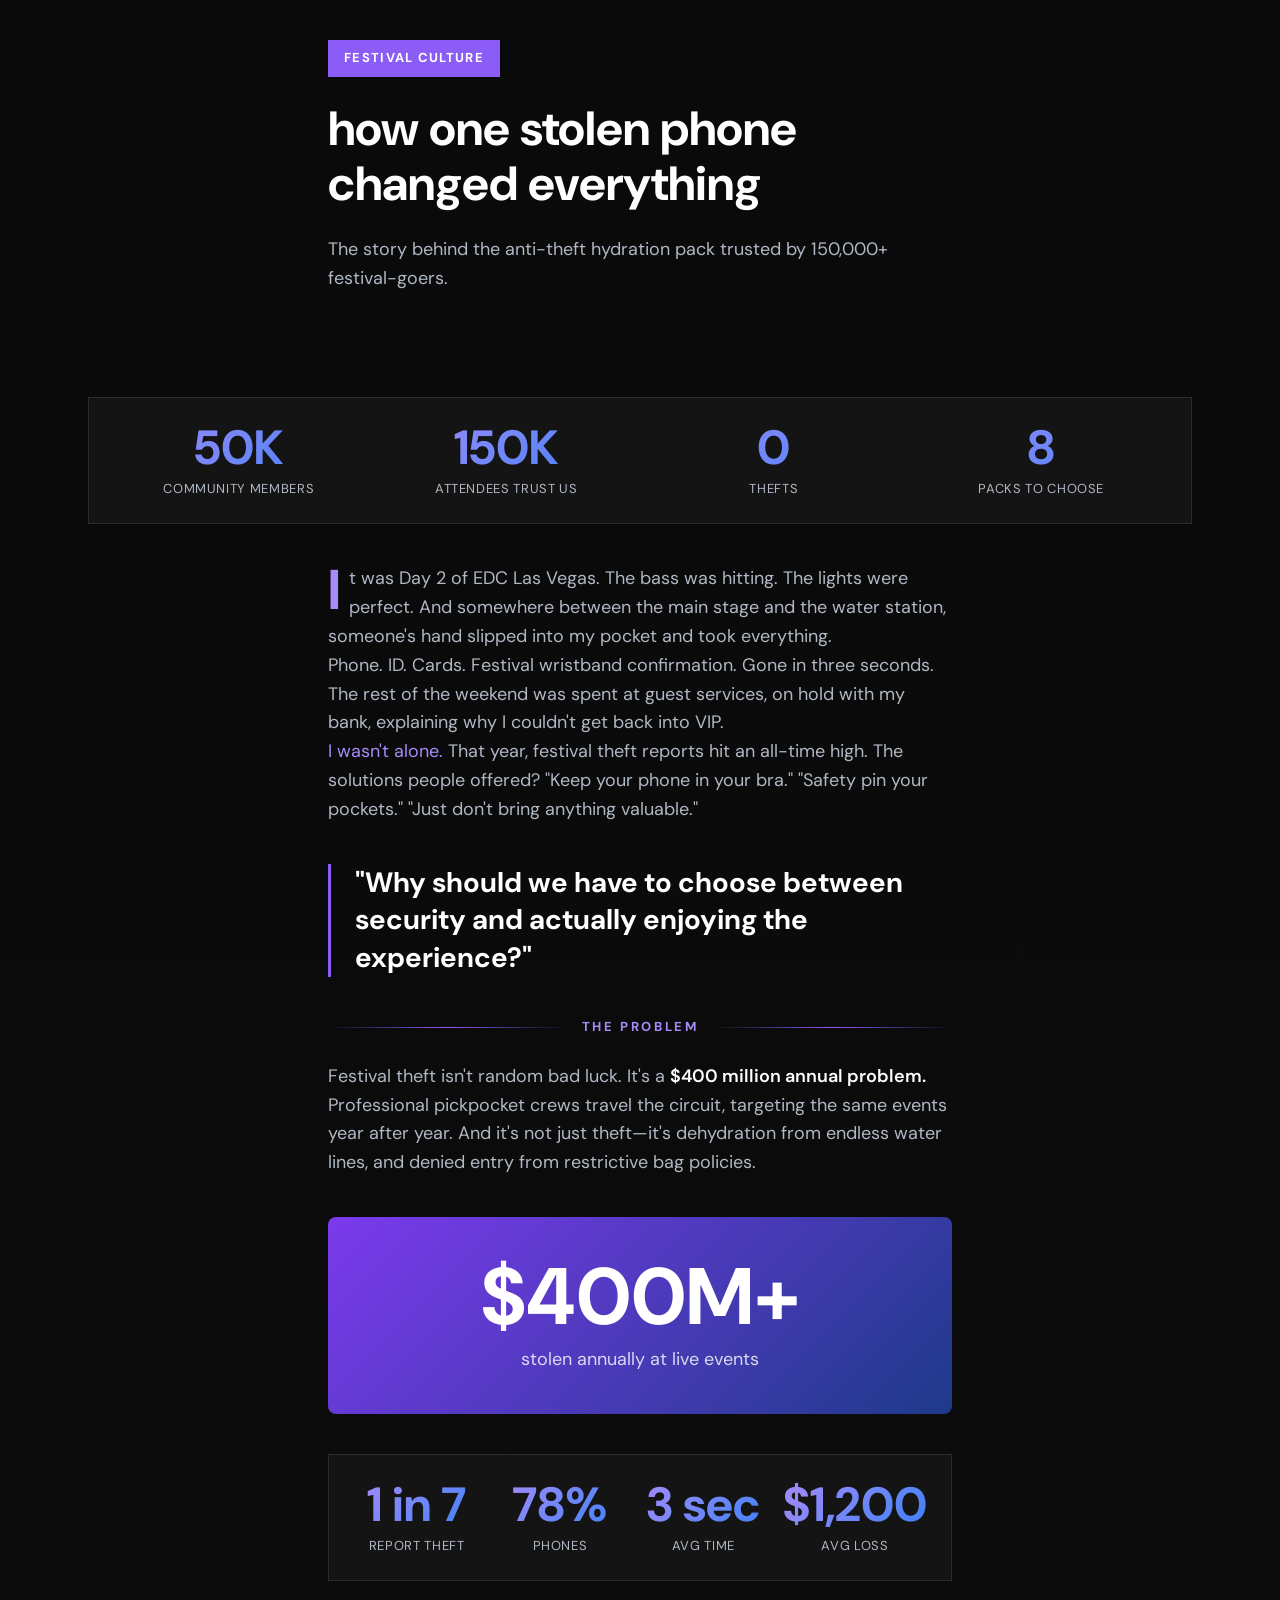
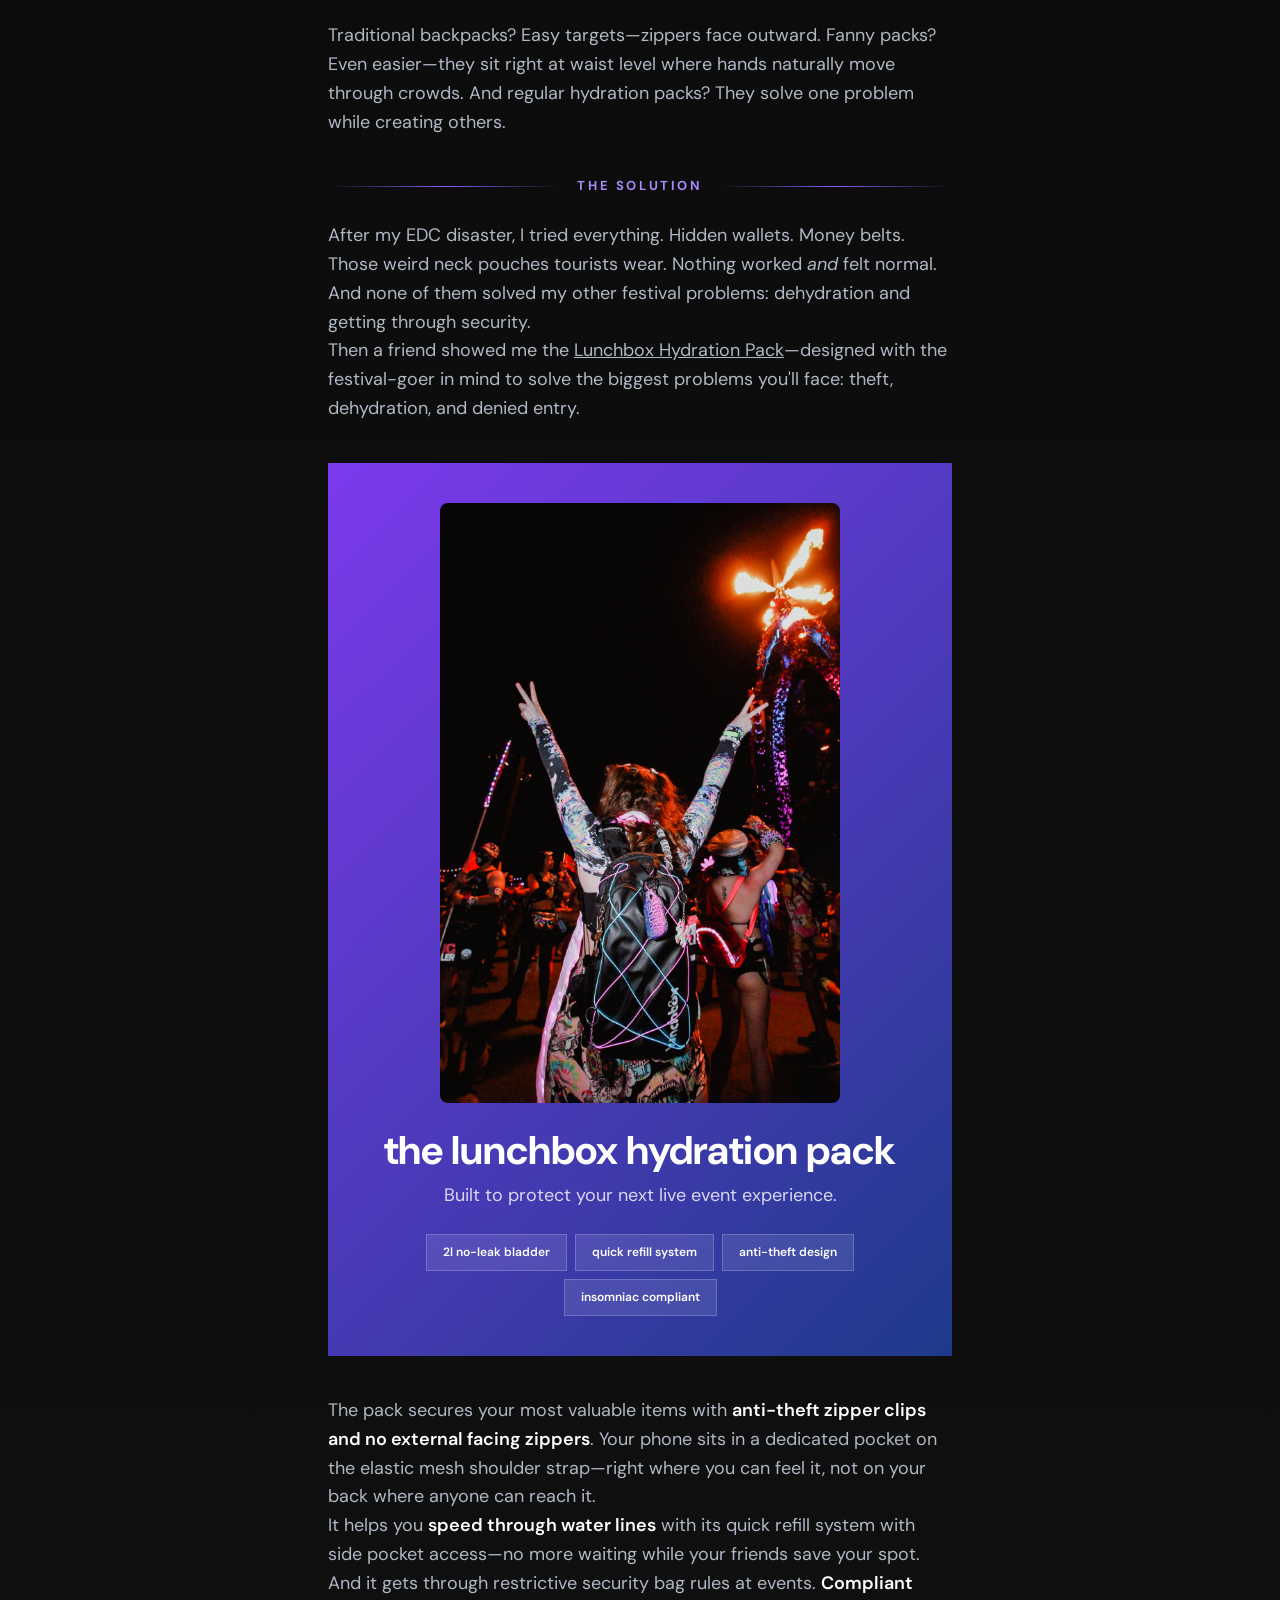
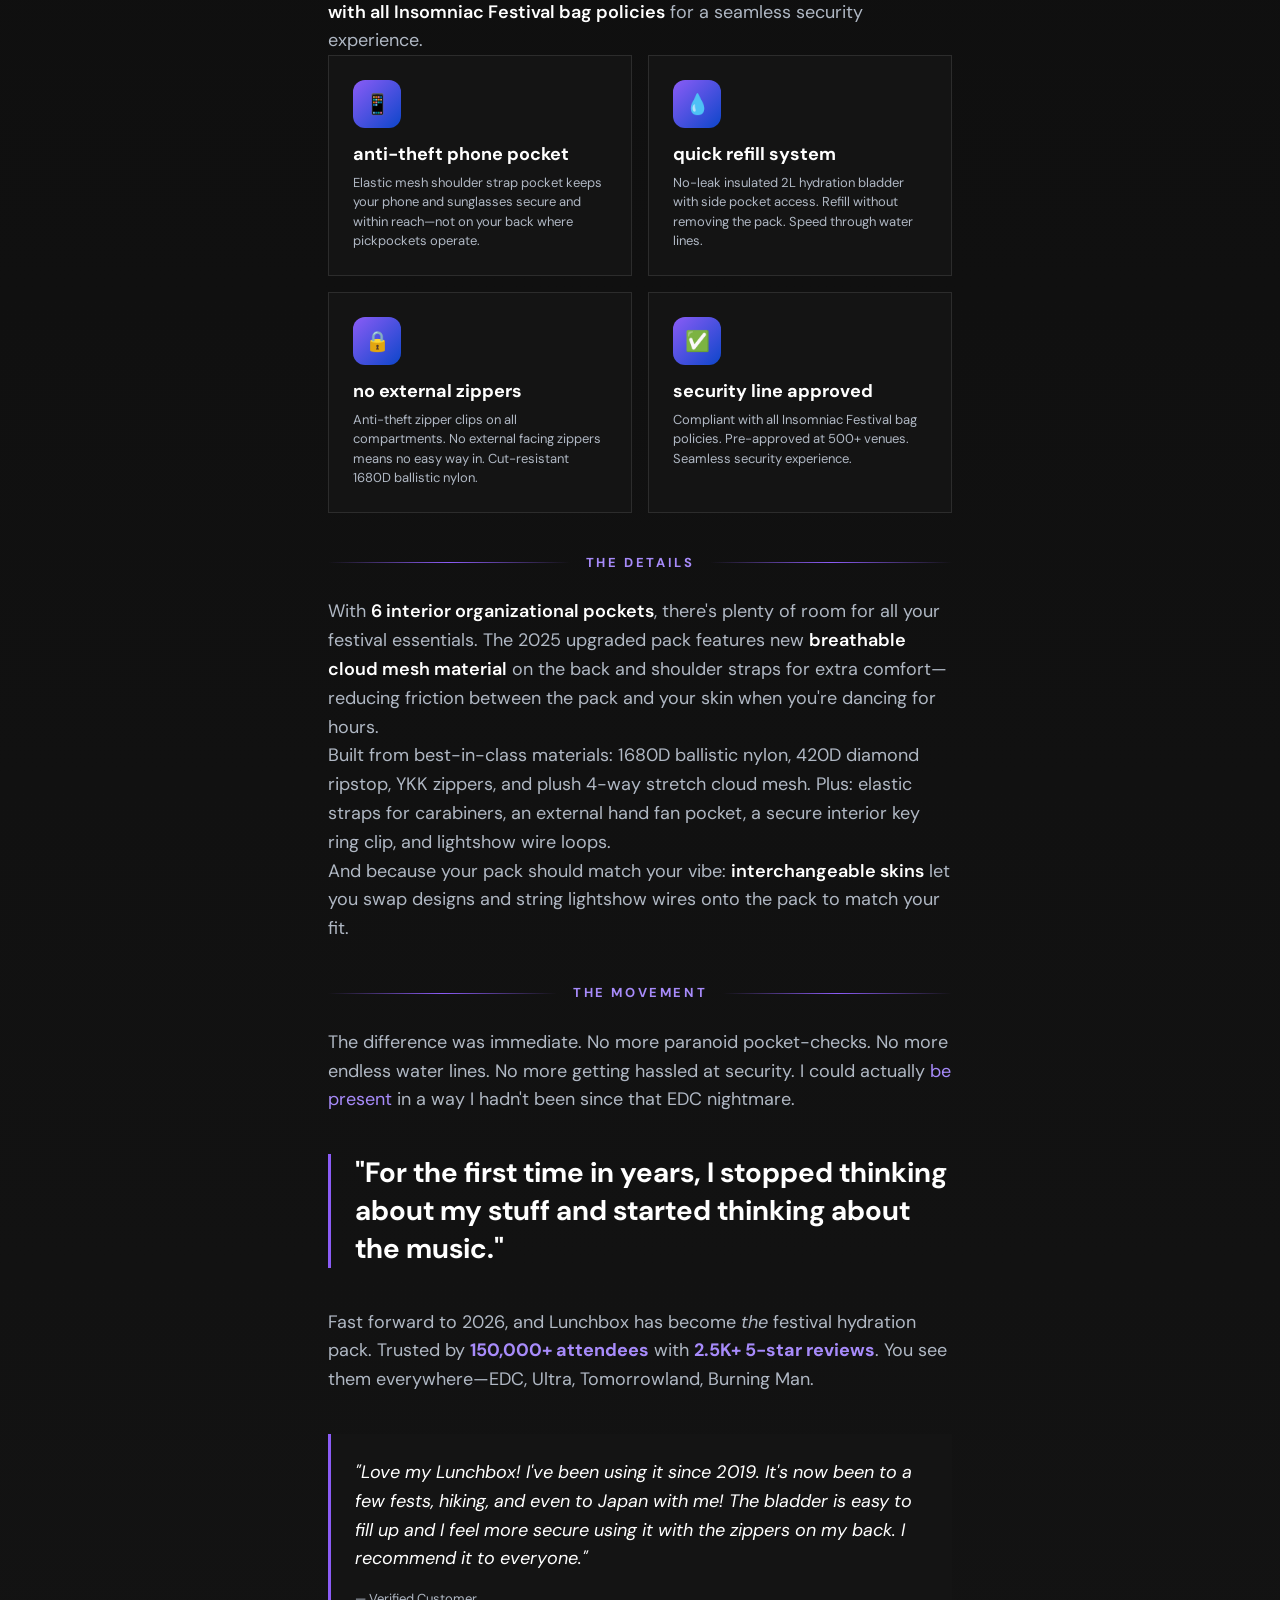
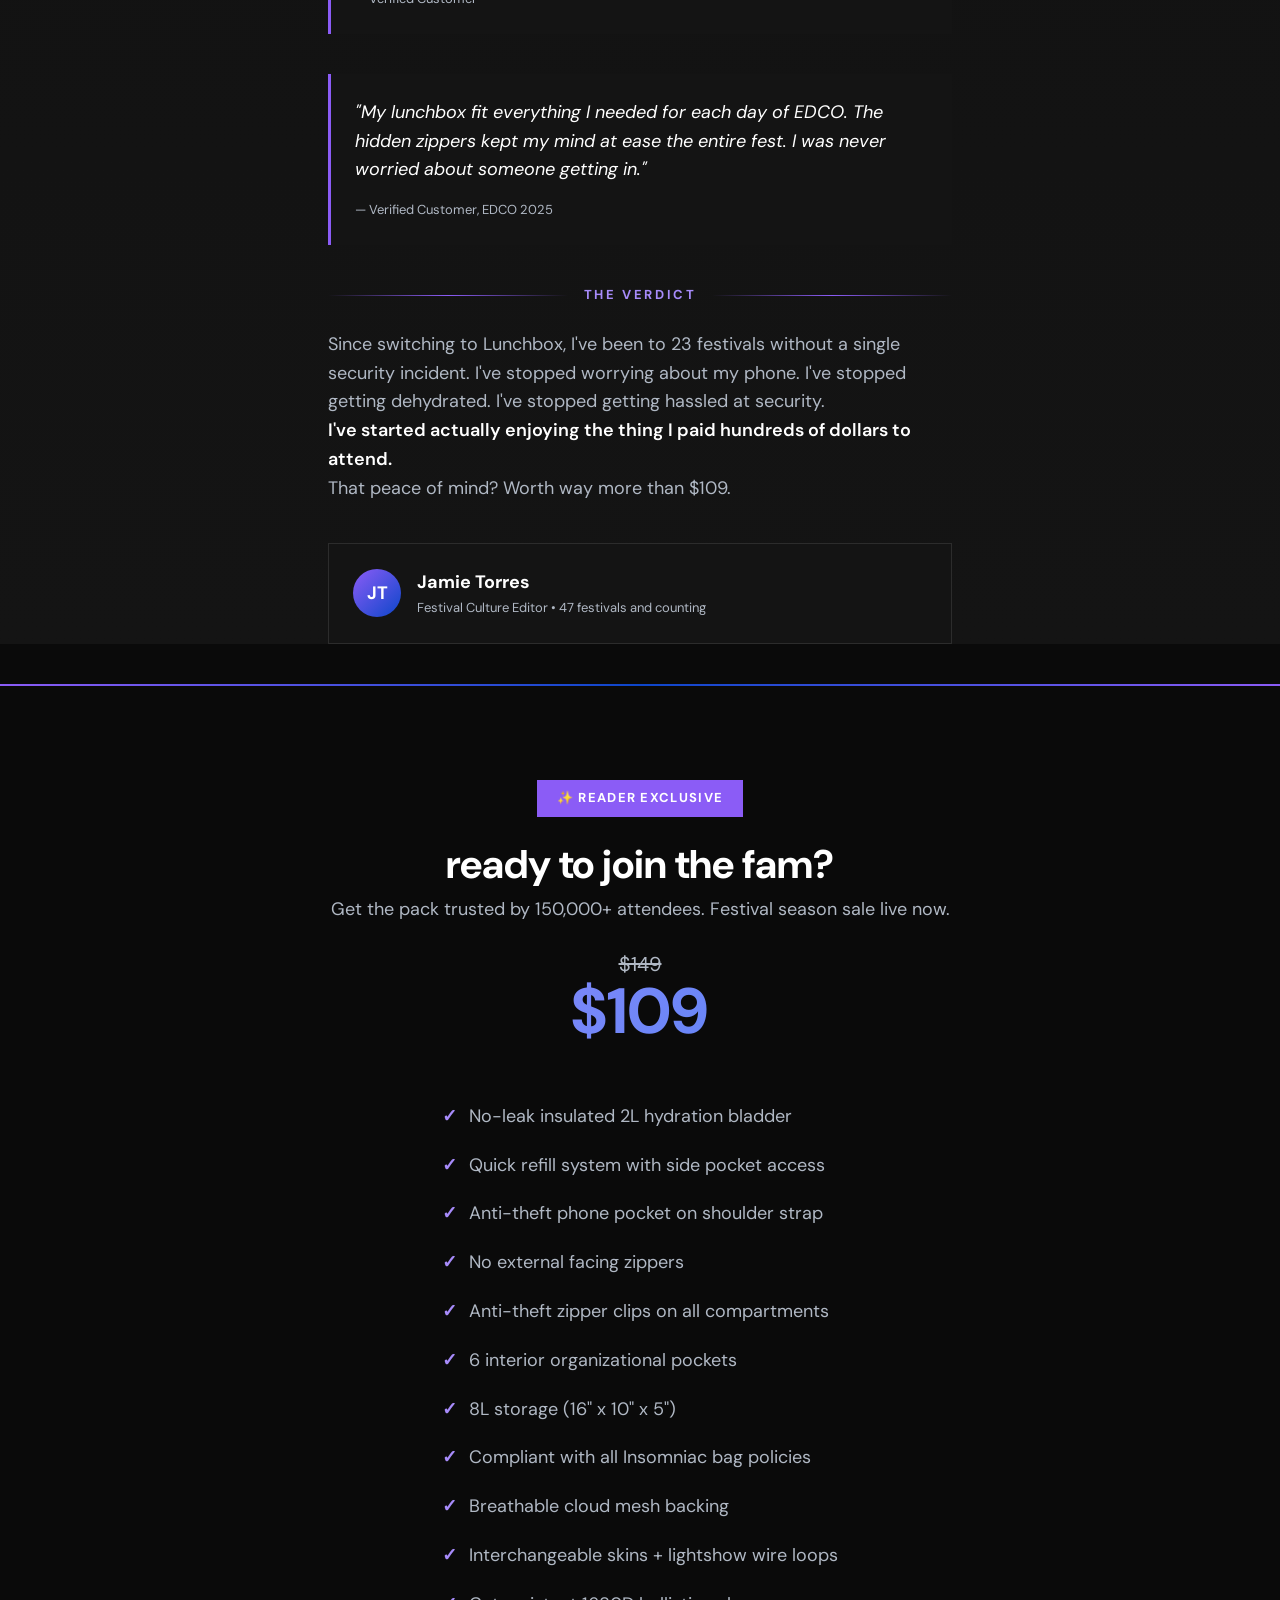
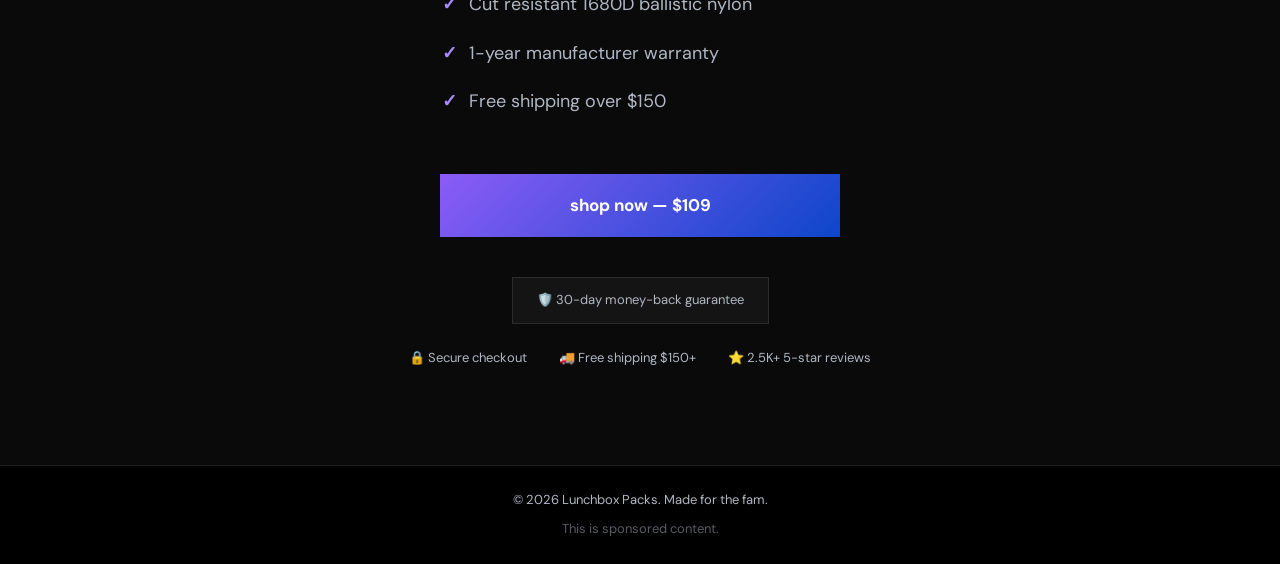
<file: advertorial.html>
<!DOCTYPE html>
<html lang="en">
<head>
  <meta charset="UTF-8">
  <meta name="viewport" content="width=device-width, initial-scale=1.0">
  <meta name="theme-color" content="#0A0A0A">
  <title>How One Stolen Phone Changed Everything | Lunchbox Packs</title>
  <link rel="stylesheet" href="styles.css">
  
  <!-- Meta Pixel Code -->
  <script>
  !function(f,b,e,v,n,t,s)
  {if(f.fbq)return;n=f.fbq=function(){n.callMethod?
  n.callMethod.apply(n,arguments):n.queue.push(arguments)};
  if(!f._fbq)f._fbq=n;n.push=n;n.loaded=!0;n.version='2.0';
  n.queue=[];t=b.createElement(e);t.async=!0;
  t.src=v;s=b.getElementsByTagName(e)[0];
  s.parentNode.insertBefore(t,s)}(window, document,'script',
  'https://connect.facebook.net/en_US/fbevents.js');
  fbq('init', '604068221234508');
  fbq('track', 'PageView');
  </script>
  <noscript><img height="1" width="1" style="display:none"
  src="https://www.facebook.com/tr?id=604068221234508&ev=PageView&noscript=1"
  /></noscript>
  <!-- End Meta Pixel Code -->
  
  <!-- Triple Whale -->
  <link rel='preconnect dns-prefetch' href='https://api.config-security.com/' crossorigin />
  <link rel='preconnect dns-prefetch' href='https://conf.config-security.com/' crossorigin />
  <script>
  /* >> TriplePixel :: start*/
  window.TriplePixelData={TripleName:"itsmylunchbox.myshopify.com",ver:"2.17",plat:"SHOPIFY",isHeadless:true},function(W,H,A,L,E,_,B,N){function O(U,T,P,H,R){void 0===R&&(R=!1),H=new XMLHttpRequest,P?(H.open("POST",U,!0),H.setRequestHeader("Content-Type","text/plain")):H.open("GET",U,!0),H.send(JSON.stringify(P||{})),H.onreadystatechange=function(){4===H.readyState&&200===H.status?(R=H.responseText,U.includes("/first")?eval(R):P||(N[B]=R)):(299<H.status||H.status<200)&&T&&!R&&(R=!0,O(U,T-1,P))}}if(N=window,!N[H+"sn"]){N[H+"sn"]=1,L=function(){return Date.now().toString(36)+"_"+Math.random().toString(36)};try{A.setItem(H,1+(0|A.getItem(H)||0)),(E=JSON.parse(A.getItem(H+"U")||"[]")).push({u:location.href,r:document.referrer,t:Date.now(),id:L()}),A.setItem(H+"U",JSON.stringify(E))}catch(e){}var i,m,p;A.getItem('"!nC`')||(_=A,A=N,A[H]||(E=A[H]=function(t,e,a){return void 0===a&&(a=[]),"State"==t?E.s:(W=L(),(E._q=E._q||[]).push([W,t,e].concat(a)),W)},E.s="Installed",E._q=[],E.ch=W,B="configSecurityConfModel",N[B]=1,O("https://conf.config-security.com/model",5),i=L(),m=A[atob("c2NyZWVu")],_.setItem("di_pmt_wt",i),p={id:i,action:"profile",avatar:_.getItem("auth-security_rand_salt_"),time:m[atob("d2lkdGg=")]+":"+m[atob("aGVpZ2h0")],host:A.TriplePixelData.TripleName,plat:A.TriplePixelData.plat,url:window.location.href.slice(0,500),ref:document.referrer,ver:A.TriplePixelData.ver},O("https://api.config-security.com/event",5,p),O("https://api.config-security.com/first?host=itsmylunchbox.myshopify.com&plat=SHOPIFY",5)))}}("","TriplePixel",localStorage);
  /* << TriplePixel :: end*/
  </script>
  <!-- End Triple Whale -->
  
  <!-- Northbeam -->
  <script>(function(){var e;(n=e=e||{}).A="identify",n.B="trackPageView",n.C="fireEmailCaptureEvent",n.D="fireCustomGoal",n.E="firePurchaseEvent",n.F="trackPageViewInitial",n.G="fireSlimPurchaseEvent",n.H="identifyCustomerId";var n="//j.northbeam.io/ota-sp/bb831811-f75d-495c-8b55-9d7ed03798fa.js";function r(n){for(var t=[],e=1;e<arguments.length;e++)t[e-1]=arguments[e];i.push({fnName:n,args:t})}var t,i=[],a=((t={})[e.F]=function(n){r(e.F,n)},(a={_q:i})[e.A]=function(n,t){return r(e.A,n,t)},a[e.B]=function(){return r(e.B)},a[e.C]=function(n,t){return r(e.C,n,t)},a[e.D]=function(n,t){return r(e.D,n,t)},a[e.E]=function(n){return r(e.E,n)},a[e.G]=function(n){return r(e.G,n)},a[e.H]=function(n,t){return r(e.H,n,t)},Object.assign(function(n){for(var t=[],e=1;e<arguments.length;e++)t.push(arguments[e]);return r.apply(null,[n].concat(t))},a));window.Northbeam=a,(a=document.createElement("script")).async=!0,a.src=n,document.head.appendChild(a),t.trackPageViewInitial(window.location.href);})()</script>
  <!-- End Northbeam -->
  
  <!-- Microsoft Clarity -->
  <script type="text/javascript">
  (function(c,l,a,r,i,t,y){
      c[a]=c[a]||function(){(c[a].q=c[a].q||[]).push(arguments)};
      t=l.createElement(r);t.async=1;t.src="https://www.clarity.ms/tag/"+i;
      y=l.getElementsByTagName(r)[0];y.parentNode.insertBefore(t,y);
  })(window, document, "clarity", "script", "bjkqpkx61k");
  </script>
  
  <!-- Google tag (gtag.js) -->
  <script async src="https://www.googletagmanager.com/gtag/js?id=G-P26H8NVQNF"></script>
  <script>
  window.dataLayer = window.dataLayer || [];
  function gtag(){dataLayer.push(arguments);}
  gtag('js', new Date());
  gtag('config', 'G-P26H8NVQNF');
  </script>
</head>
<body>
  <div class="reading-progress" id="progress"></div>

  <!-- Hero - Compact -->
  <section class="hero" style="min-height: auto; padding: var(--space-lg) 0;">
    <div class="container container--narrow">
      <span class="hero__badge">Festival Culture</span>
      <h1 style="font-size: clamp(1.75rem, 6vw, 3rem);">how one stolen phone changed everything</h1>
      <p class="hero__text">The story behind the anti-theft hydration pack trusted by 150,000+ festival-goers.</p>
    </div>
  </section>

  <!-- Social Proof -->
  <section style="padding: var(--space-lg) 0;">
    <div class="container">
      <div class="stats-grid">
        <div class="stat">
          <div class="stat__number">50K</div>
          <div class="stat__label">Community Members</div>
        </div>
        <div class="stat">
          <div class="stat__number">150K</div>
          <div class="stat__label">Attendees Trust Us</div>
        </div>
        <div class="stat">
          <div class="stat__number">0</div>
          <div class="stat__label">Thefts</div>
        </div>
        <div class="stat">
          <div class="stat__number">8</div>
          <div class="stat__label">Packs to Choose</div>
        </div>
      </div>
    </div>
  </section>

  <!-- Article -->
  <article id="story" class="section--gradient">
    <div class="container container--narrow">
      
      <p class="drop-cap">
        It was Day 2 of EDC Las Vegas. The bass was hitting. The lights were perfect. And somewhere between the main stage and the water station, someone's hand slipped into my pocket and took everything.
      </p>
      
      <p>
        Phone. ID. Cards. Festival wristband confirmation. Gone in three seconds. The rest of the weekend was spent at guest services, on hold with my bank, explaining why I couldn't get back into VIP.
      </p>
      
      <p>
        <span class="highlight">I wasn't alone.</span> That year, festival theft reports hit an all-time high. The solutions people offered? "Keep your phone in your bra." "Safety pin your pockets." "Just don't bring anything valuable."
      </p>
      
      <p class="pullquote">
        "Why should we have to choose between security and actually enjoying the experience?"
      </p>
      
      <div class="chapter">
        <span class="chapter__line"></span>
        <span class="chapter__text">The Problem</span>
        <span class="chapter__line"></span>
      </div>
      
      <p>
        Festival theft isn't random bad luck. It's a <strong>$400 million annual problem.</strong> Professional pickpocket crews travel the circuit, targeting the same events year after year. And it's not just theft—it's dehydration from endless water lines, and denied entry from restrictive bag policies.
      </p>
      
      <div class="stat-callout">
        <div class="stat-callout__number">$400M+</div>
        <div class="stat-callout__label">stolen annually at live events</div>
      </div>
      
      <div class="stats-grid" style="margin: var(--space-lg) 0;">
        <div class="stat">
          <div class="stat__number">1 in 7</div>
          <div class="stat__label">Report Theft</div>
        </div>
        <div class="stat">
          <div class="stat__number">78%</div>
          <div class="stat__label">Phones</div>
        </div>
        <div class="stat">
          <div class="stat__number">3 sec</div>
          <div class="stat__label">Avg Time</div>
        </div>
        <div class="stat">
          <div class="stat__number">$1,200</div>
          <div class="stat__label">Avg Loss</div>
        </div>
      </div>
      
      <p>
        Traditional backpacks? Easy targets—zippers face outward. Fanny packs? Even easier—they sit right at waist level where hands naturally move through crowds. And regular hydration packs? They solve one problem while creating others.
      </p>
      
      <div class="chapter">
        <span class="chapter__line"></span>
        <span class="chapter__text">The Solution</span>
        <span class="chapter__line"></span>
      </div>
      
      <p>
        After my EDC disaster, I tried everything. Hidden wallets. Money belts. Those weird neck pouches tourists wear. Nothing worked <em>and</em> felt normal. And none of them solved my other festival problems: dehydration and getting through security.
      </p>
      
      <p>
        Then a friend showed me the <a href="https://www.lunchboxpacks.com/products/hydration-pack" class="highlight" style="color: inherit;">Lunchbox Hydration Pack</a>—designed with the festival-goer in mind to solve the biggest problems you'll face: theft, dehydration, and denied entry.
      </p>
      
      <div class="product-reveal">
        <img src="images/k-179.jpg" alt="Festival-goer with Lunchbox pack" style="width: 100%; max-width: 400px; border-radius: 8px; margin: 0 auto var(--space-md); display: block;">
        <h3><a href="https://www.lunchboxpacks.com/products/hydration-pack" style="color: inherit; text-decoration: none;">the lunchbox hydration pack</a></h3>
        <p>Built to protect your next live event experience.</p>
        <div class="feature-pills">
          <span class="feature-pill">2L no-leak bladder</span>
          <span class="feature-pill">quick refill system</span>
          <span class="feature-pill">anti-theft design</span>
          <span class="feature-pill">insomniac compliant</span>
        </div>
      </div>
      
      <p>
        The pack secures your most valuable items with <strong>anti-theft zipper clips and no external facing zippers</strong>. Your phone sits in a dedicated pocket on the elastic mesh shoulder strap—right where you can feel it, not on your back where anyone can reach it.
      </p>
      
      <p>
        It helps you <strong>speed through water lines</strong> with its quick refill system with side pocket access—no more waiting while your friends save your spot. And it gets through restrictive security bag rules at events. <strong>Compliant with all Insomniac Festival bag policies</strong> for a seamless security experience.
      </p>
      
      <div class="feature-grid">
        <div class="feature-card">
          <div class="feature-card__icon">📱</div>
          <h3>anti-theft phone pocket</h3>
          <p>Elastic mesh shoulder strap pocket keeps your phone and sunglasses secure and within reach—not on your back where pickpockets operate.</p>
        </div>
        <div class="feature-card">
          <div class="feature-card__icon">💧</div>
          <h3>quick refill system</h3>
          <p>No-leak insulated 2L hydration bladder with side pocket access. Refill without removing the pack. Speed through water lines.</p>
        </div>
        <div class="feature-card">
          <div class="feature-card__icon">🔒</div>
          <h3>no external zippers</h3>
          <p>Anti-theft zipper clips on all compartments. No external facing zippers means no easy way in. Cut-resistant 1680D ballistic nylon.</p>
        </div>
        <div class="feature-card">
          <div class="feature-card__icon">✅</div>
          <h3>security line approved</h3>
          <p>Compliant with all Insomniac Festival bag policies. Pre-approved at 500+ venues. Seamless security experience.</p>
        </div>
      </div>
      
      <div class="chapter">
        <span class="chapter__line"></span>
        <span class="chapter__text">The Details</span>
        <span class="chapter__line"></span>
      </div>
      
      <p>
        With <strong>6 interior organizational pockets</strong>, there's plenty of room for all your festival essentials. The 2025 upgraded pack features new <strong>breathable cloud mesh material</strong> on the back and shoulder straps for extra comfort—reducing friction between the pack and your skin when you're dancing for hours.
      </p>
      
      <p>
        Built from best-in-class materials: 1680D ballistic nylon, 420D diamond ripstop, YKK zippers, and plush 4-way stretch cloud mesh. Plus: elastic straps for carabiners, an external hand fan pocket, a secure interior key ring clip, and lightshow wire loops.
      </p>
      
      <p>
        And because your pack should match your vibe: <strong>interchangeable skins</strong> let you swap designs and string lightshow wires onto the pack to match your fit.
      </p>
      
      <div class="chapter">
        <span class="chapter__line"></span>
        <span class="chapter__text">The Movement</span>
        <span class="chapter__line"></span>
      </div>
      
      <p>
        The difference was immediate. No more paranoid pocket-checks. No more endless water lines. No more getting hassled at security. I could actually <span class="highlight">be present</span> in a way I hadn't been since that EDC nightmare.
      </p>
      
      <p class="pullquote">
        "For the first time in years, I stopped thinking about my stuff and started thinking about the music."
      </p>
      
      <p>
        Fast forward to 2026, and Lunchbox has become <em>the</em> festival hydration pack. Trusted by <span class="stat-inline">150,000+ attendees</span> with <span class="stat-inline">2.5K+ 5-star reviews</span>. You see them everywhere—EDC, Ultra, Tomorrowland, Burning Man.
      </p>
      
      <div class="testimonial">
        <p class="testimonial__text">"Love my Lunchbox! I've been using it since 2019. It's now been to a few fests, hiking, and even to Japan with me! The bladder is easy to fill up and I feel more secure using it with the zippers on my back. I recommend it to everyone."</p>
        <p class="testimonial__author">— Verified Customer</p>
      </div>
      
      <div class="testimonial">
        <p class="testimonial__text">"My lunchbox fit everything I needed for each day of EDCO. The hidden zippers kept my mind at ease the entire fest. I was never worried about someone getting in."</p>
        <p class="testimonial__author">— Verified Customer, EDCO 2025</p>
      </div>
      
      <div class="chapter">
        <span class="chapter__line"></span>
        <span class="chapter__text">The Verdict</span>
        <span class="chapter__line"></span>
      </div>
      
      <p>
        Since switching to Lunchbox, I've been to 23 festivals without a single security incident. I've stopped worrying about my phone. I've stopped getting dehydrated. I've stopped getting hassled at security.
      </p>
      
      <p>
        <strong>I've started actually enjoying the thing I paid hundreds of dollars to attend.</strong>
      </p>
      
      <p>
        That peace of mind? Worth way more than $109.
      </p>
      
      <div class="author-box">
        <div class="author-box__avatar">JT</div>
        <div>
          <div class="author-box__name">Jamie Torres</div>
          <div class="author-box__title">Festival Culture Editor • 47 festivals and counting</div>
        </div>
      </div>
      
    </div>
  </article>

  <!-- Offer Module -->
  <section class="offer" id="offer">
    <div class="container">
      <div>
        <span class="offer__badge">✨ Reader Exclusive</span>
        <h2>ready to join the fam?</h2>
        <p class="offer__subtitle">Get the pack trusted by 150,000+ attendees. Festival season sale live now.</p>
        
        <div class="offer__price">
          <div class="offer__price-old">$149</div>
          <div class="offer__price-new">$109</div>
        </div>
        
        <ul class="offer__features">
          <li>No-leak insulated 2L hydration bladder</li>
          <li>Quick refill system with side pocket access</li>
          <li>Anti-theft phone pocket on shoulder strap</li>
          <li>No external facing zippers</li>
          <li>Anti-theft zipper clips on all compartments</li>
          <li>6 interior organizational pockets</li>
          <li>8L storage (16" x 10" x 5")</li>
          <li>Compliant with all Insomniac bag policies</li>
          <li>Breathable cloud mesh backing</li>
          <li>Interchangeable skins + lightshow wire loops</li>
          <li>Cut resistant 1680D ballistic nylon</li>
          <li>1-year manufacturer warranty</li>
          <li>Free shipping over $150</li>
        </ul>
        
        <div class="offer__cta">
          <a href="https://www.lunchboxpacks.com/products/hydration-pack" class="btn btn--primary btn--large btn--full" style="max-width: 400px;" onclick="fbq('track', 'ViewContent', {content_name: 'Hydration Pack', content_ids: ['hydration-pack'], content_type: 'product', value: 109.00, currency: 'USD'});">shop now — $109</a>
        </div>
        
        <div class="offer__guarantee">🛡️ 30-day money-back guarantee</div>
        
        <div class="trust-row">
          <span>🔒 Secure checkout</span>
          <span>🚚 Free shipping $150+</span>
          <span>⭐ 2.5K+ 5-star reviews</span>
        </div>
      </div>
    </div>
  </section>

  <!-- Footer -->
  <footer>
    <p>© 2026 Lunchbox Packs. Made for the fam.</p>
    <p style="margin-top: 0.5rem; opacity: 0.5;">This is sponsored content.</p>
  </footer>

  <script>
    // Reading progress
    window.addEventListener('scroll', () => {
      const winScroll = document.body.scrollTop || document.documentElement.scrollTop;
      const height = document.documentElement.scrollHeight - document.documentElement.clientHeight;
      const scrolled = (winScroll / height) * 100;
      document.getElementById('progress').style.width = scrolled + '%';
    });
  </script>
</body>
</html>
</file>
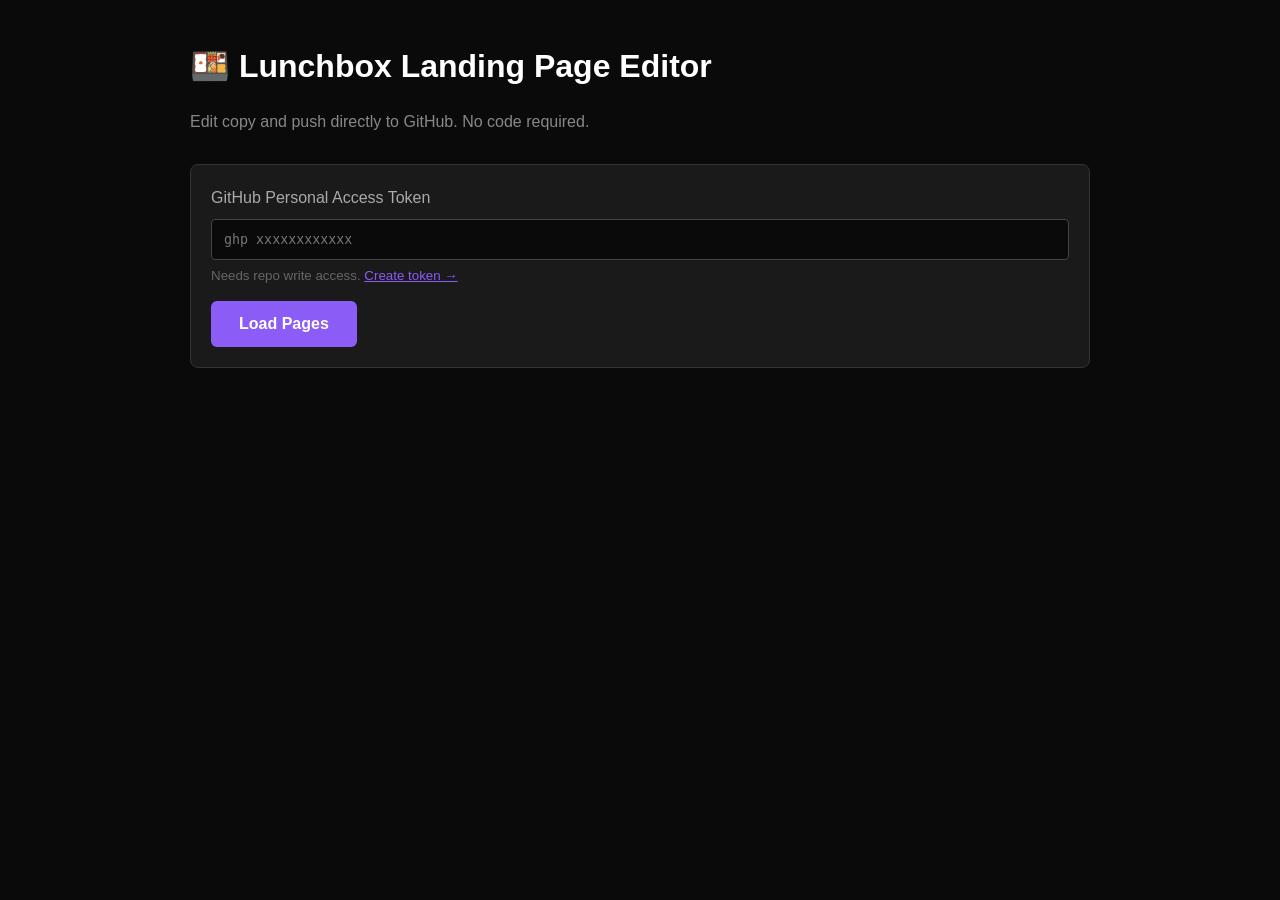
<file: editor.html>
<!DOCTYPE html>
<html lang="en">
<head>
  <meta charset="UTF-8">
  <meta name="viewport" content="width=device-width, initial-scale=1.0">
  <title>Lunchbox Landing Page Editor</title>
  <style>
    * { box-sizing: border-box; }
    body {
      font-family: -apple-system, BlinkMacSystemFont, 'Segoe UI', Roboto, sans-serif;
      background: #0a0a0a;
      color: #e5e5e5;
      margin: 0;
      padding: 20px;
      line-height: 1.6;
    }
    .container { max-width: 900px; margin: 0 auto; }
    h1 { color: #fff; margin-bottom: 10px; }
    .subtitle { color: #888; margin-bottom: 30px; }
    
    .auth-section {
      background: #1a1a1a;
      border: 1px solid #333;
      padding: 20px;
      border-radius: 8px;
      margin-bottom: 30px;
    }
    .auth-section label { display: block; margin-bottom: 8px; color: #aaa; }
    .auth-section input {
      width: 100%;
      padding: 12px;
      background: #0a0a0a;
      border: 1px solid #444;
      border-radius: 4px;
      color: #fff;
      font-family: monospace;
      margin-bottom: 15px;
    }
    .auth-section small { color: #666; display: block; margin-top: -10px; margin-bottom: 15px; }
    
    .tabs {
      display: flex;
      gap: 10px;
      margin-bottom: 20px;
    }
    .tab {
      padding: 12px 24px;
      background: #1a1a1a;
      border: 1px solid #333;
      border-radius: 8px;
      cursor: pointer;
      color: #888;
      transition: all 0.2s;
    }
    .tab:hover { border-color: #555; color: #fff; }
    .tab.active { background: #8B5CF6; border-color: #8B5CF6; color: #fff; }
    
    .editor-section {
      background: #1a1a1a;
      border: 1px solid #333;
      border-radius: 8px;
      padding: 20px;
      margin-bottom: 20px;
    }
    .editor-section h3 {
      color: #8B5CF6;
      margin: 0 0 15px 0;
      font-size: 14px;
      text-transform: uppercase;
      letter-spacing: 1px;
    }
    
    .edit-block {
      margin-bottom: 20px;
    }
    .edit-block label {
      display: block;
      color: #888;
      font-size: 12px;
      margin-bottom: 6px;
      text-transform: uppercase;
    }
    .edit-block textarea,
    .edit-block input[type="text"] {
      width: 100%;
      padding: 12px;
      background: #0a0a0a;
      border: 1px solid #333;
      border-radius: 4px;
      color: #fff;
      font-size: 15px;
      resize: vertical;
      font-family: inherit;
    }
    .edit-block textarea:focus,
    .edit-block input[type="text"]:focus {
      outline: none;
      border-color: #8B5CF6;
    }
    .edit-block textarea { min-height: 80px; }
    .edit-block input[type="text"] { }
    
    .btn {
      padding: 14px 28px;
      border: none;
      border-radius: 6px;
      font-size: 16px;
      font-weight: 600;
      cursor: pointer;
      transition: all 0.2s;
    }
    .btn-primary {
      background: #8B5CF6;
      color: #fff;
    }
    .btn-primary:hover { background: #7c4ee4; }
    .btn-primary:disabled { background: #444; cursor: not-allowed; }
    
    .btn-secondary {
      background: #333;
      color: #fff;
      margin-left: 10px;
    }
    .btn-secondary:hover { background: #444; }
    
    .actions {
      display: flex;
      gap: 10px;
      margin-top: 30px;
      padding-top: 20px;
      border-top: 1px solid #333;
    }
    
    .status {
      padding: 15px;
      border-radius: 6px;
      margin-top: 20px;
      display: none;
    }
    .status.success { display: block; background: #064e3b; color: #6ee7b7; }
    .status.error { display: block; background: #7f1d1d; color: #fca5a5; }
    .status.loading { display: block; background: #1e3a5f; color: #93c5fd; }
    
    .hidden { display: none; }
    
    .preview-link {
      color: #8B5CF6;
      text-decoration: none;
      font-size: 14px;
    }
    .preview-link:hover { text-decoration: underline; }
  </style>
</head>
<body>
  <div class="container">
    <h1>🍱 Lunchbox Landing Page Editor</h1>
    <p class="subtitle">Edit copy and push directly to GitHub. No code required.</p>
    
    <div class="auth-section">
      <label>GitHub Personal Access Token</label>
      <input type="password" id="github-token" placeholder="ghp_xxxxxxxxxxxx">
      <small>Needs repo write access. <a href="https://github.com/settings/tokens/new?scopes=repo" target="_blank" style="color:#8B5CF6;">Create token →</a></small>
      <button class="btn btn-primary" onclick="loadContent()">Load Pages</button>
    </div>
    
    <div id="editor-content" class="hidden">
      <div class="tabs">
        <div class="tab active" onclick="switchTab('advertorial')">Advertorial</div>
        <div class="tab" onclick="switchTab('listicle')">Listicle</div>
      </div>
      
      <!-- Advertorial Editor -->
      <div id="advertorial-editor">
        <p><a href="https://marloweagent-bot.github.io/lunchbox-landing-pages/advertorial.html" target="_blank" class="preview-link">Preview live page →</a></p>
        
        <div class="editor-section">
          <h3>Hero Section</h3>
          <div class="edit-block">
            <label>Badge Text</label>
            <input type="text" id="adv-hero-badge" data-selector=".hero__badge">
          </div>
          <div class="edit-block">
            <label>Headline</label>
            <input type="text" id="adv-hero-headline" data-selector=".hero h1">
          </div>
          <div class="edit-block">
            <label>Subhead</label>
            <input type="text" id="adv-hero-subhead" data-selector=".hero__text">
          </div>
        </div>
        
        <div class="editor-section">
          <h3>Article Content</h3>
          <div class="edit-block">
            <label>Opening Paragraph (Drop Cap)</label>
            <textarea id="adv-opening" data-selector=".drop-cap"></textarea>
          </div>
          <div class="edit-block">
            <label>First Pullquote</label>
            <textarea id="adv-pullquote1" data-selector=".pullquote:first-of-type"></textarea>
          </div>
          <div class="edit-block">
            <label>Second Pullquote</label>
            <textarea id="adv-pullquote2" data-selector=".pullquote:last-of-type"></textarea>
          </div>
        </div>
        
        <div class="editor-section">
          <h3>Offer Section</h3>
          <div class="edit-block">
            <label>Offer Badge</label>
            <input type="text" id="adv-offer-badge" data-selector=".offer__badge">
          </div>
          <div class="edit-block">
            <label>Offer Headline</label>
            <input type="text" id="adv-offer-headline" data-selector=".offer h2">
          </div>
          <div class="edit-block">
            <label>Offer Subtitle</label>
            <input type="text" id="adv-offer-subtitle" data-selector=".offer__subtitle">
          </div>
          <div class="edit-block">
            <label>CTA Button Text</label>
            <input type="text" id="adv-cta-text" data-selector=".offer__cta .btn">
          </div>
        </div>
      </div>
      
      <!-- Listicle Editor -->
      <div id="listicle-editor" class="hidden">
        <p><a href="https://marloweagent-bot.github.io/lunchbox-landing-pages/listicle.html" target="_blank" class="preview-link">Preview live page →</a></p>
        
        <div class="editor-section">
          <h3>Hero Section</h3>
          <div class="edit-block">
            <label>Badge Text</label>
            <input type="text" id="list-hero-badge" data-selector=".hero__badge">
          </div>
          <div class="edit-block">
            <label>Headline</label>
            <input type="text" id="list-hero-headline" data-selector=".hero h1">
          </div>
          <div class="edit-block">
            <label>Subhead</label>
            <input type="text" id="list-hero-subhead" data-selector=".hero__text">
          </div>
        </div>
        
        <div class="editor-section">
          <h3>Reason Headlines</h3>
          <div class="edit-block">
            <label>Reason 1</label>
            <input type="text" id="list-reason-1" data-selector=".reason:nth-child(1) h3">
          </div>
          <div class="edit-block">
            <label>Reason 2</label>
            <input type="text" id="list-reason-2" data-selector=".reason:nth-child(2) h3">
          </div>
          <div class="edit-block">
            <label>Reason 3</label>
            <input type="text" id="list-reason-3" data-selector=".reason:nth-child(3) h3">
          </div>
          <div class="edit-block">
            <label>Reason 4</label>
            <input type="text" id="list-reason-4" data-selector=".reason:nth-child(5) h3">
          </div>
          <div class="edit-block">
            <label>Reason 5</label>
            <input type="text" id="list-reason-5" data-selector=".reason:nth-child(6) h3">
          </div>
          <div class="edit-block">
            <label>Reason 6</label>
            <input type="text" id="list-reason-6" data-selector=".reason:nth-child(7) h3">
          </div>
          <div class="edit-block">
            <label>Reason 7</label>
            <input type="text" id="list-reason-7" data-selector=".reason:nth-child(8) h3">
          </div>
        </div>
        
        <div class="editor-section">
          <h3>Offer Section</h3>
          <div class="edit-block">
            <label>Offer Badge</label>
            <input type="text" id="list-offer-badge" data-selector=".offer__badge">
          </div>
          <div class="edit-block">
            <label>Offer Headline</label>
            <input type="text" id="list-offer-headline" data-selector=".offer h2">
          </div>
          <div class="edit-block">
            <label>Offer Subtitle</label>
            <input type="text" id="list-offer-subtitle" data-selector=".offer__subtitle">
          </div>
          <div class="edit-block">
            <label>CTA Button Text</label>
            <input type="text" id="list-cta-text" data-selector=".offer__cta .btn">
          </div>
        </div>
      </div>
      
      <div class="actions">
        <button class="btn btn-primary" onclick="saveChanges()" id="save-btn">💾 Save & Push to GitHub</button>
        <button class="btn btn-secondary" onclick="loadContent()">↻ Reload</button>
      </div>
      
      <div id="status" class="status"></div>
    </div>
  </div>

  <script>
    const REPO = 'marloweagent-bot/lunchbox-landing-pages';
    const BRANCH = 'main';
    
    let advertorialContent = '';
    let listicleContent = '';
    let advertorialSha = '';
    let listicleSha = '';
    
    function switchTab(tab) {
      document.querySelectorAll('.tab').forEach(t => t.classList.remove('active'));
      document.querySelector(`.tab:nth-child(${tab === 'advertorial' ? 1 : 2})`).classList.add('active');
      document.getElementById('advertorial-editor').classList.toggle('hidden', tab !== 'advertorial');
      document.getElementById('listicle-editor').classList.toggle('hidden', tab !== 'listicle');
    }
    
    function showStatus(message, type) {
      const status = document.getElementById('status');
      status.textContent = message;
      status.className = 'status ' + type;
    }
    
    async function loadContent() {
      const token = document.getElementById('github-token').value;
      if (!token) {
        alert('Please enter your GitHub token');
        return;
      }
      
      showStatus('Loading pages from GitHub...', 'loading');
      
      try {
        // Load advertorial
        const advRes = await fetch(`https://api.github.com/repos/${REPO}/contents/advertorial.html?ref=${BRANCH}`, {
          headers: { Authorization: `token ${token}` }
        });
        const advData = await advRes.json();
        advertorialContent = atob(advData.content);
        advertorialSha = advData.sha;
        
        // Load listicle
        const listRes = await fetch(`https://api.github.com/repos/${REPO}/contents/listicle.html?ref=${BRANCH}`, {
          headers: { Authorization: `token ${token}` }
        });
        const listData = await listRes.json();
        listicleContent = atob(listData.content);
        listicleSha = listData.sha;
        
        // Parse and populate fields
        populateFields();
        
        document.getElementById('editor-content').classList.remove('hidden');
        showStatus('Pages loaded successfully!', 'success');
        
      } catch (err) {
        showStatus('Error loading: ' + err.message, 'error');
      }
    }
    
    function populateFields() {
      // Parse advertorial
      const advParser = new DOMParser();
      const advDoc = advParser.parseFromString(advertorialContent, 'text/html');
      
      setFieldFromDoc('adv-hero-badge', advDoc, '.hero__badge');
      setFieldFromDoc('adv-hero-headline', advDoc, '.hero h1');
      setFieldFromDoc('adv-hero-subhead', advDoc, '.hero__text');
      setFieldFromDoc('adv-opening', advDoc, '.drop-cap');
      
      const pullquotes = advDoc.querySelectorAll('.pullquote');
      if (pullquotes[0]) document.getElementById('adv-pullquote1').value = pullquotes[0].textContent.trim();
      if (pullquotes[1]) document.getElementById('adv-pullquote2').value = pullquotes[1].textContent.trim();
      
      setFieldFromDoc('adv-offer-badge', advDoc, '.offer__badge');
      setFieldFromDoc('adv-offer-headline', advDoc, '.offer h2');
      setFieldFromDoc('adv-offer-subtitle', advDoc, '.offer__subtitle');
      setFieldFromDoc('adv-cta-text', advDoc, '.offer__cta .btn');
      
      // Parse listicle
      const listParser = new DOMParser();
      const listDoc = listParser.parseFromString(listicleContent, 'text/html');
      
      setFieldFromDoc('list-hero-badge', listDoc, '.hero__badge');
      setFieldFromDoc('list-hero-headline', listDoc, '.hero h1');
      setFieldFromDoc('list-hero-subhead', listDoc, '.hero__text');
      
      const reasons = listDoc.querySelectorAll('.reason h3');
      reasons.forEach((r, i) => {
        const field = document.getElementById(`list-reason-${i + 1}`);
        if (field) field.value = r.textContent.trim();
      });
      
      setFieldFromDoc('list-offer-badge', listDoc, '.offer__badge');
      setFieldFromDoc('list-offer-headline', listDoc, '.offer h2');
      setFieldFromDoc('list-offer-subtitle', listDoc, '.offer__subtitle');
      setFieldFromDoc('list-cta-text', listDoc, '.offer__cta .btn');
    }
    
    function setFieldFromDoc(fieldId, doc, selector) {
      const el = doc.querySelector(selector);
      if (el) {
        document.getElementById(fieldId).value = el.textContent.trim();
      }
    }
    
    function updateContentFromFields() {
      // Update advertorial
      const advParser = new DOMParser();
      const advDoc = advParser.parseFromString(advertorialContent, 'text/html');
      
      updateDocFromField(advDoc, '.hero__badge', 'adv-hero-badge');
      updateDocFromField(advDoc, '.hero h1', 'adv-hero-headline');
      updateDocFromField(advDoc, '.hero__text', 'adv-hero-subhead');
      updateDocFromField(advDoc, '.drop-cap', 'adv-opening');
      
      const pullquotes = advDoc.querySelectorAll('.pullquote');
      if (pullquotes[0]) pullquotes[0].textContent = document.getElementById('adv-pullquote1').value;
      if (pullquotes[1]) pullquotes[1].textContent = document.getElementById('adv-pullquote2').value;
      
      updateDocFromField(advDoc, '.offer__badge', 'adv-offer-badge');
      updateDocFromField(advDoc, '.offer h2', 'adv-offer-headline');
      updateDocFromField(advDoc, '.offer__subtitle', 'adv-offer-subtitle');
      updateDocFromField(advDoc, '.offer__cta .btn', 'adv-cta-text');
      
      advertorialContent = '<!DOCTYPE html>\n' + advDoc.documentElement.outerHTML;
      
      // Update listicle
      const listParser = new DOMParser();
      const listDoc = listParser.parseFromString(listicleContent, 'text/html');
      
      updateDocFromField(listDoc, '.hero__badge', 'list-hero-badge');
      updateDocFromField(listDoc, '.hero h1', 'list-hero-headline');
      updateDocFromField(listDoc, '.hero__text', 'list-hero-subhead');
      
      const reasons = listDoc.querySelectorAll('.reason h3');
      reasons.forEach((r, i) => {
        const field = document.getElementById(`list-reason-${i + 1}`);
        if (field) r.textContent = field.value;
      });
      
      updateDocFromField(listDoc, '.offer__badge', 'list-offer-badge');
      updateDocFromField(listDoc, '.offer h2', 'list-offer-headline');
      updateDocFromField(listDoc, '.offer__subtitle', 'list-offer-subtitle');
      updateDocFromField(listDoc, '.offer__cta .btn', 'list-cta-text');
      
      listicleContent = '<!DOCTYPE html>\n' + listDoc.documentElement.outerHTML;
    }
    
    function updateDocFromField(doc, selector, fieldId) {
      const el = doc.querySelector(selector);
      const field = document.getElementById(fieldId);
      if (el && field) {
        el.textContent = field.value;
      }
    }
    
    async function saveChanges() {
      const token = document.getElementById('github-token').value;
      if (!token) {
        alert('Please enter your GitHub token');
        return;
      }
      
      const saveBtn = document.getElementById('save-btn');
      saveBtn.disabled = true;
      saveBtn.textContent = 'Saving...';
      showStatus('Pushing changes to GitHub...', 'loading');
      
      try {
        updateContentFromFields();
        
        // Save advertorial
        await fetch(`https://api.github.com/repos/${REPO}/contents/advertorial.html`, {
          method: 'PUT',
          headers: {
            Authorization: `token ${token}`,
            'Content-Type': 'application/json'
          },
          body: JSON.stringify({
            message: 'Update advertorial copy via editor',
            content: btoa(unescape(encodeURIComponent(advertorialContent))),
            sha: advertorialSha,
            branch: BRANCH
          })
        });
        
        // Save listicle
        await fetch(`https://api.github.com/repos/${REPO}/contents/listicle.html`, {
          method: 'PUT',
          headers: {
            Authorization: `token ${token}`,
            'Content-Type': 'application/json'
          },
          body: JSON.stringify({
            message: 'Update listicle copy via editor',
            content: btoa(unescape(encodeURIComponent(listicleContent))),
            sha: listicleSha,
            branch: BRANCH
          })
        });
        
        showStatus('✅ Changes saved! Pages will update in ~1 minute.', 'success');
        
        // Reload to get new SHAs
        setTimeout(loadContent, 2000);
        
      } catch (err) {
        showStatus('Error saving: ' + err.message, 'error');
      } finally {
        saveBtn.disabled = false;
        saveBtn.textContent = '💾 Save & Push to GitHub';
      }
    }
  </script>
</body>
</html>
</file>
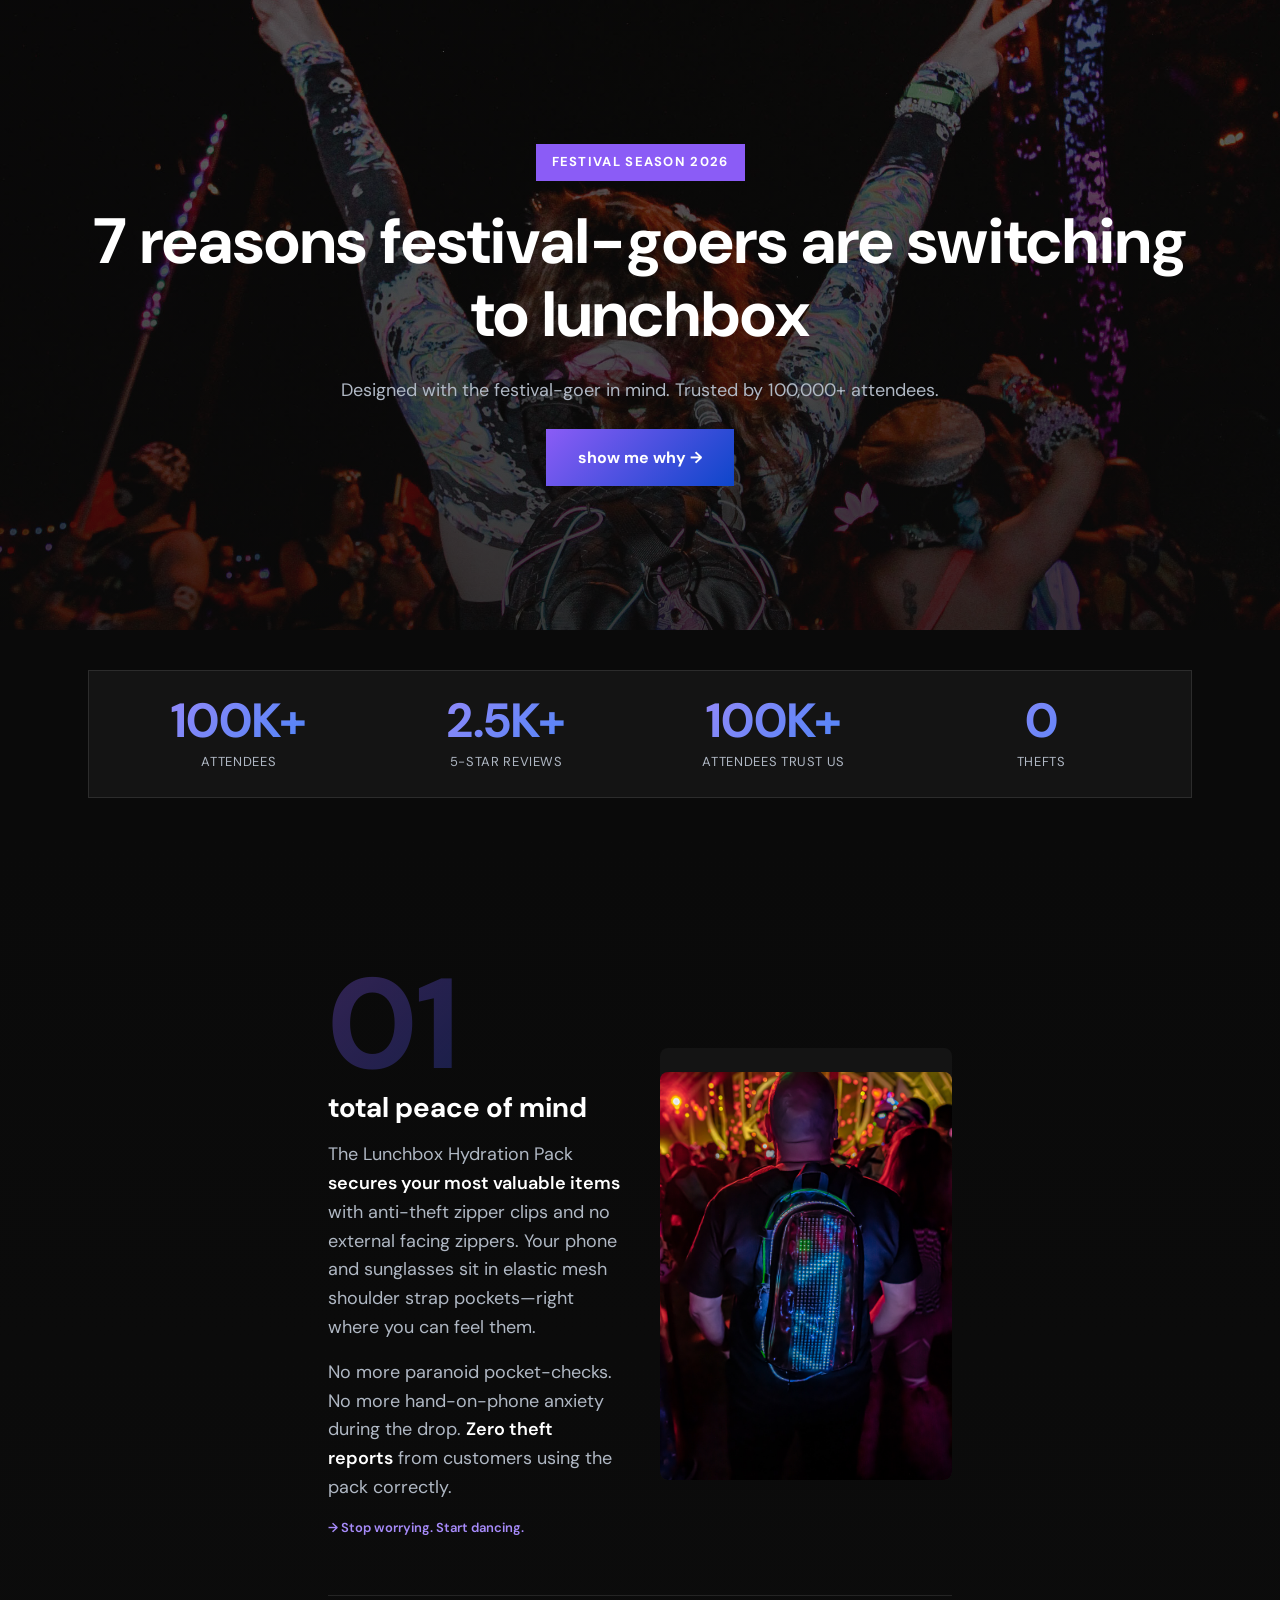
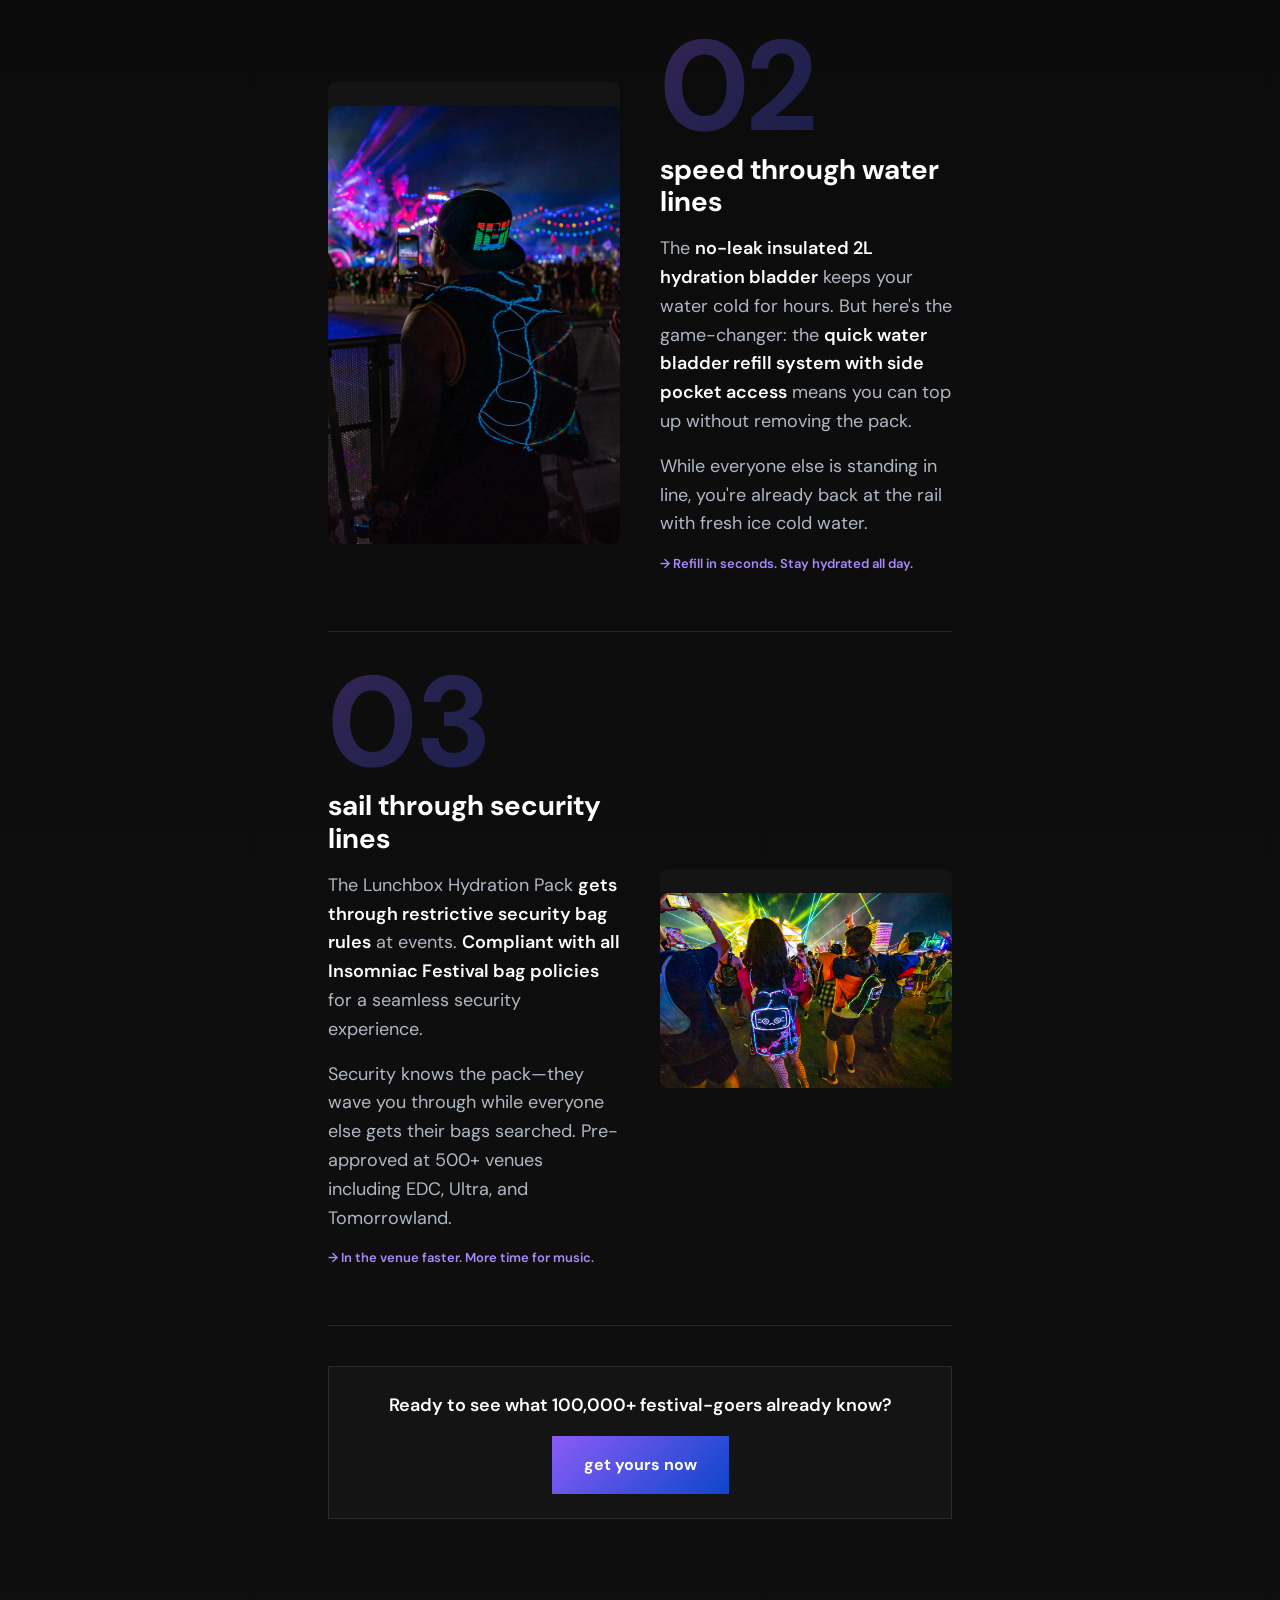
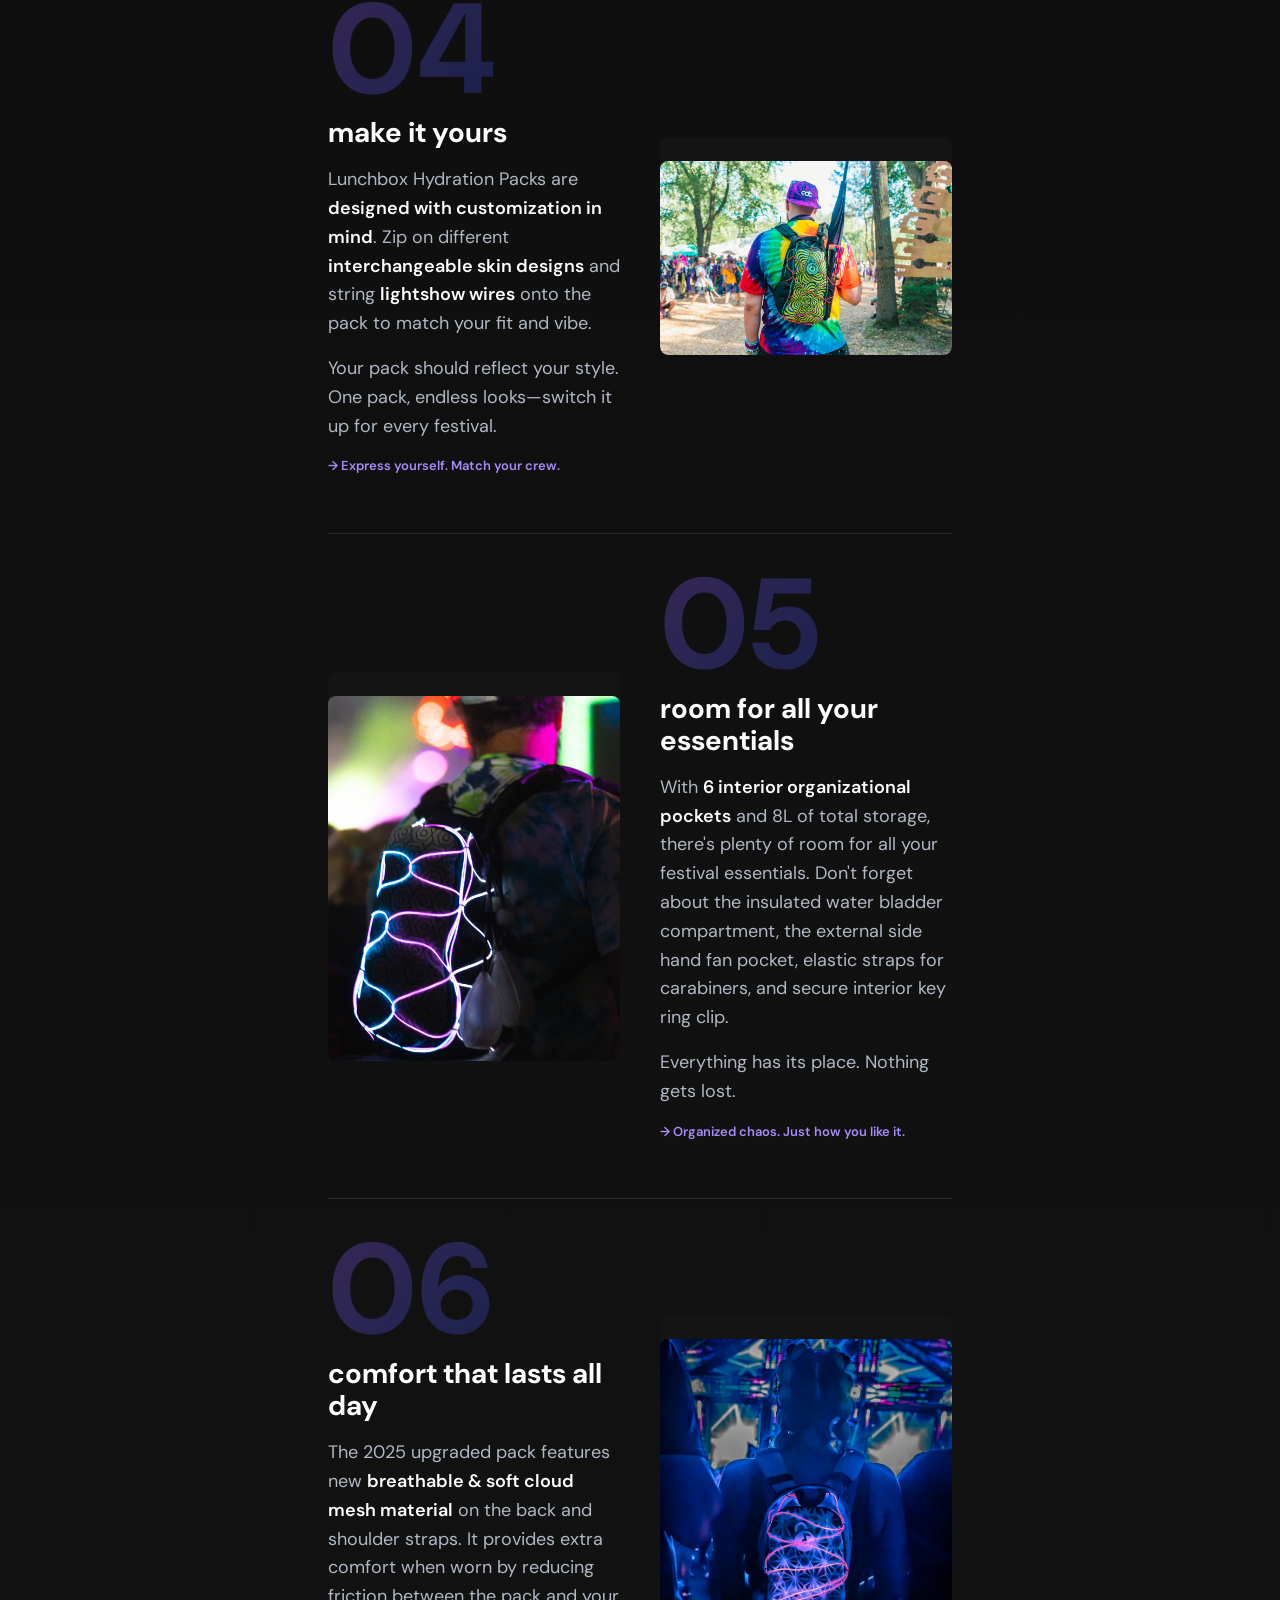
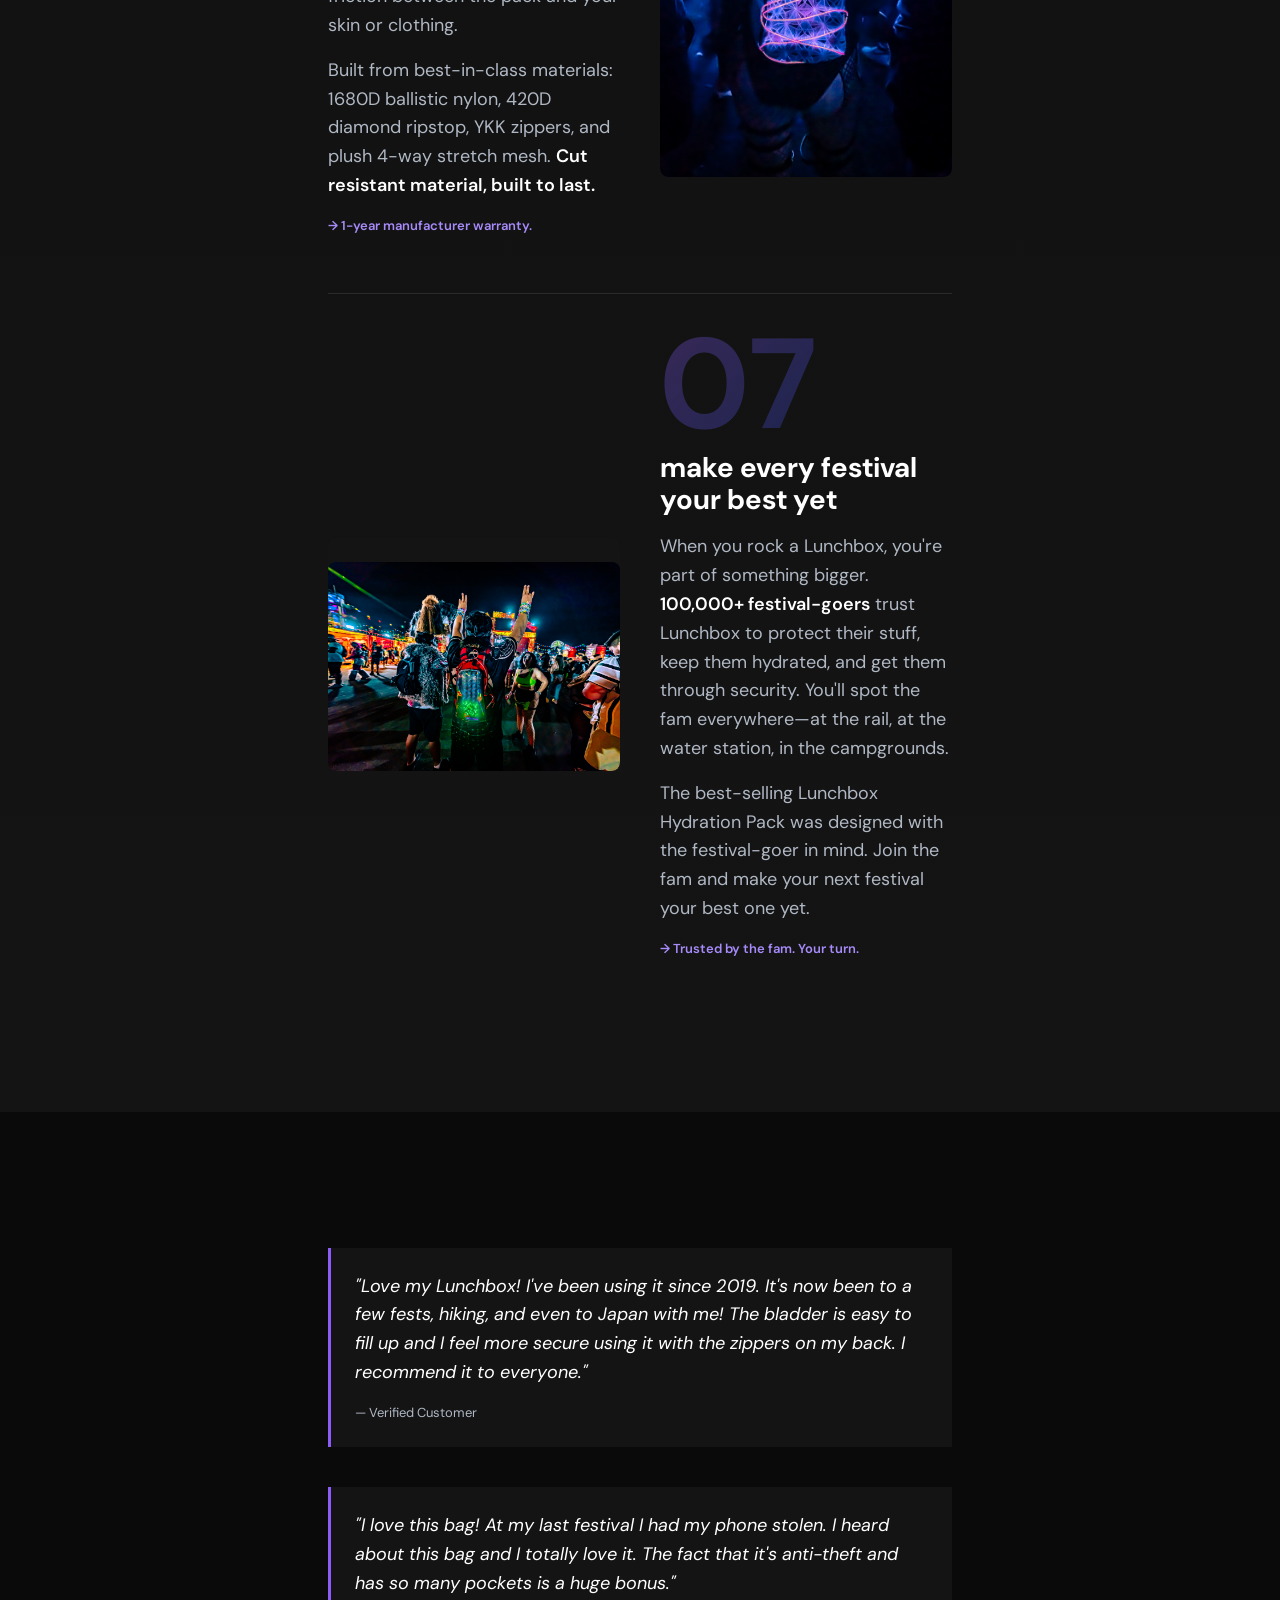
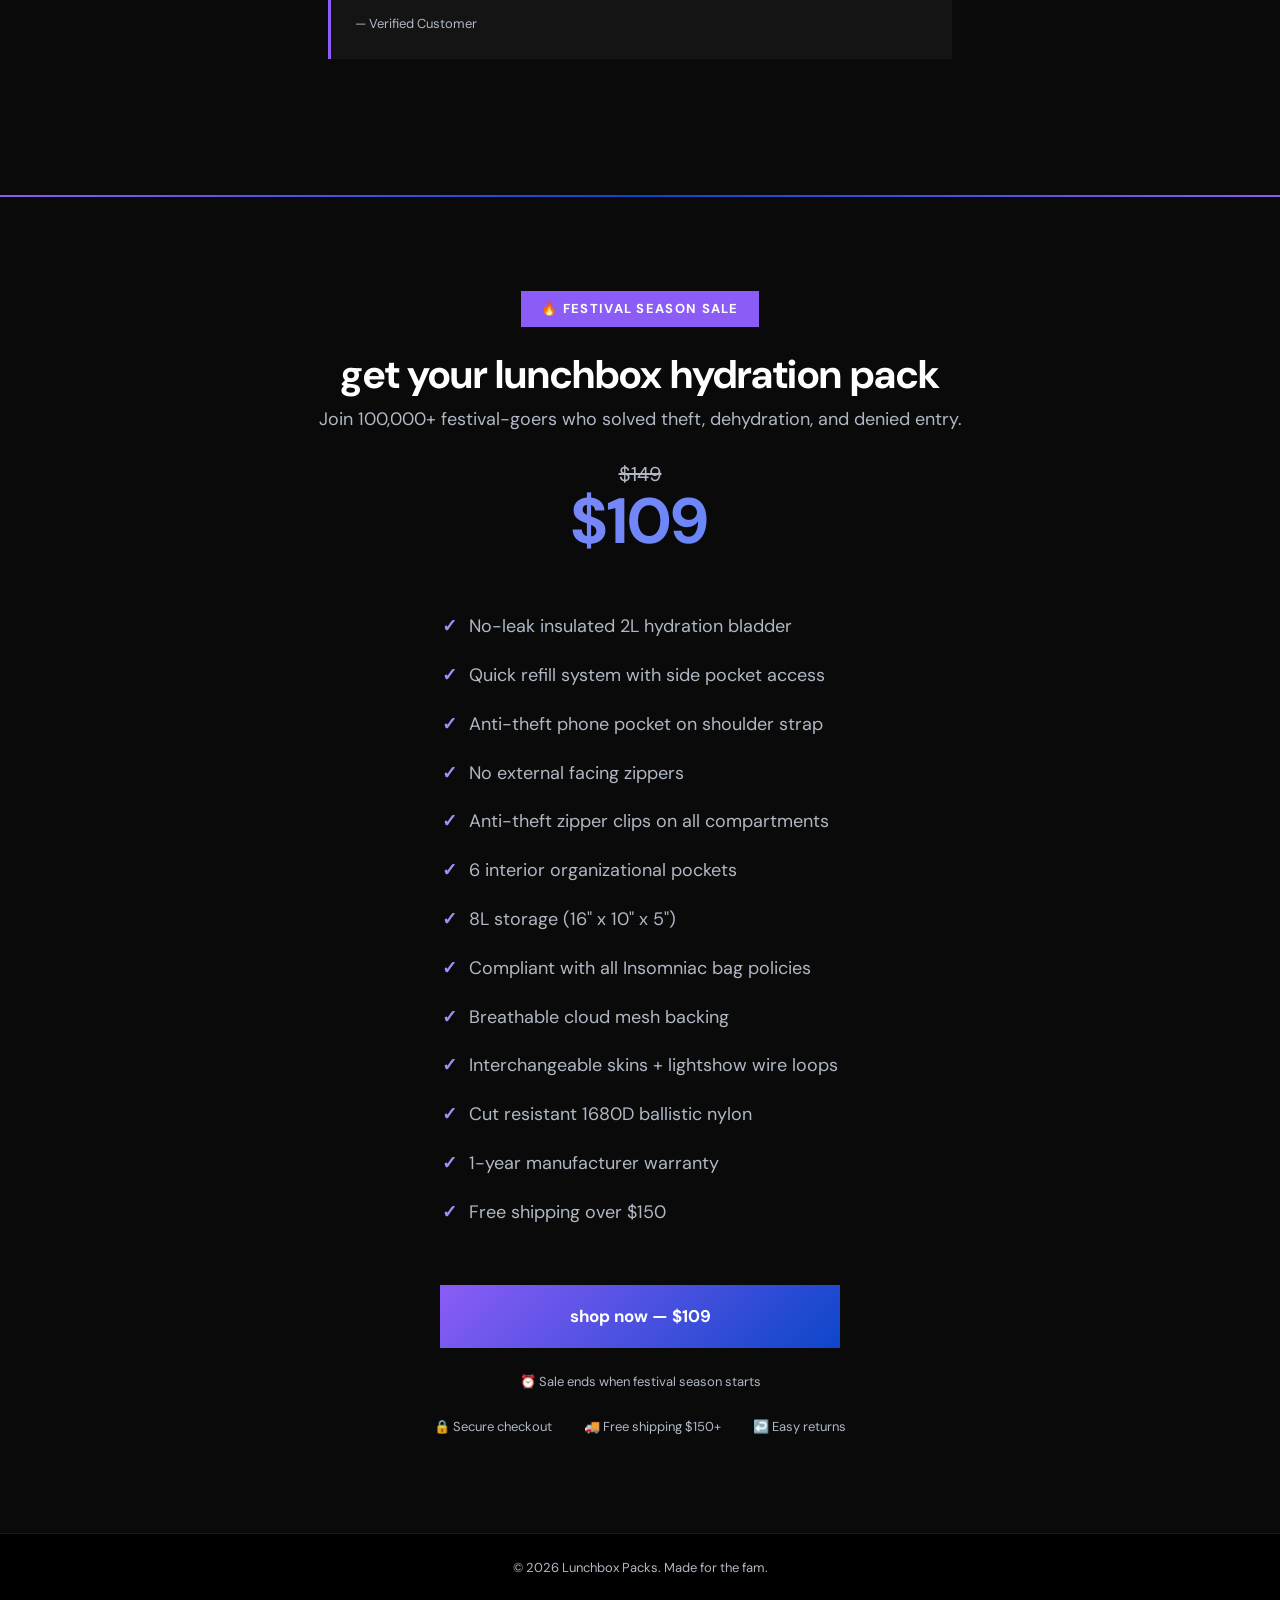
<file: listicle.html>
<!DOCTYPE html>
<html lang="en">
<head>
  <meta charset="UTF-8">
  <meta name="viewport" content="width=device-width, initial-scale=1.0">
  <meta name="theme-color" content="#0A0A0A">
  <title>7 Reasons Festival-Goers Are Switching | Lunchbox Packs</title>
  <link rel="stylesheet" href="styles.css">
  
  <!-- Meta Pixel Code -->
  <script>
  !function(f,b,e,v,n,t,s)
  {if(f.fbq)return;n=f.fbq=function(){n.callMethod?
  n.callMethod.apply(n,arguments):n.queue.push(arguments)};
  if(!f._fbq)f._fbq=n;n.push=n;n.loaded=!0;n.version='2.0';
  n.queue=[];t=b.createElement(e);t.async=!0;
  t.src=v;s=b.getElementsByTagName(e)[0];
  s.parentNode.insertBefore(t,s)}(window, document,'script',
  'https://connect.facebook.net/en_US/fbevents.js');
  fbq('init', '604068221234508');
  fbq('track', 'PageView');
  </script>
  <noscript><img height="1" width="1" style="display:none"
  src="https://www.facebook.com/tr?id=604068221234508&ev=PageView&noscript=1"
  /></noscript>
  <!-- End Meta Pixel Code -->
  
  <!-- Triple Whale -->
  <link rel='preconnect dns-prefetch' href='https://api.config-security.com/' crossorigin />
  <link rel='preconnect dns-prefetch' href='https://conf.config-security.com/' crossorigin />
  <script>
  /* >> TriplePixel :: start*/
  window.TriplePixelData={TripleName:"itsmylunchbox.myshopify.com",ver:"2.17",plat:"SHOPIFY",isHeadless:true},function(W,H,A,L,E,_,B,N){function O(U,T,P,H,R){void 0===R&&(R=!1),H=new XMLHttpRequest,P?(H.open("POST",U,!0),H.setRequestHeader("Content-Type","text/plain")):H.open("GET",U,!0),H.send(JSON.stringify(P||{})),H.onreadystatechange=function(){4===H.readyState&&200===H.status?(R=H.responseText,U.includes("/first")?eval(R):P||(N[B]=R)):(299<H.status||H.status<200)&&T&&!R&&(R=!0,O(U,T-1,P))}}if(N=window,!N[H+"sn"]){N[H+"sn"]=1,L=function(){return Date.now().toString(36)+"_"+Math.random().toString(36)};try{A.setItem(H,1+(0|A.getItem(H)||0)),(E=JSON.parse(A.getItem(H+"U")||"[]")).push({u:location.href,r:document.referrer,t:Date.now(),id:L()}),A.setItem(H+"U",JSON.stringify(E))}catch(e){}var i,m,p;A.getItem('"!nC`')||(_=A,A=N,A[H]||(E=A[H]=function(t,e,a){return void 0===a&&(a=[]),"State"==t?E.s:(W=L(),(E._q=E._q||[]).push([W,t,e].concat(a)),W)},E.s="Installed",E._q=[],E.ch=W,B="configSecurityConfModel",N[B]=1,O("https://conf.config-security.com/model",5),i=L(),m=A[atob("c2NyZWVu")],_.setItem("di_pmt_wt",i),p={id:i,action:"profile",avatar:_.getItem("auth-security_rand_salt_"),time:m[atob("d2lkdGg=")]+":"+m[atob("aGVpZ2h0")],host:A.TriplePixelData.TripleName,plat:A.TriplePixelData.plat,url:window.location.href.slice(0,500),ref:document.referrer,ver:A.TriplePixelData.ver},O("https://api.config-security.com/event",5,p),O("https://api.config-security.com/first?host=itsmylunchbox.myshopify.com&plat=SHOPIFY",5)))}}("","TriplePixel",localStorage);
  /* << TriplePixel :: end*/
  </script>
  <!-- End Triple Whale -->
  
  <!-- Northbeam -->
  <script>(function(){var e;(n=e=e||{}).A="identify",n.B="trackPageView",n.C="fireEmailCaptureEvent",n.D="fireCustomGoal",n.E="firePurchaseEvent",n.F="trackPageViewInitial",n.G="fireSlimPurchaseEvent",n.H="identifyCustomerId";var n="//j.northbeam.io/ota-sp/bb831811-f75d-495c-8b55-9d7ed03798fa.js";function r(n){for(var t=[],e=1;e<arguments.length;e++)t[e-1]=arguments[e];i.push({fnName:n,args:t})}var t,i=[],a=((t={})[e.F]=function(n){r(e.F,n)},(a={_q:i})[e.A]=function(n,t){return r(e.A,n,t)},a[e.B]=function(){return r(e.B)},a[e.C]=function(n,t){return r(e.C,n,t)},a[e.D]=function(n,t){return r(e.D,n,t)},a[e.E]=function(n){return r(e.E,n)},a[e.G]=function(n){return r(e.G,n)},a[e.H]=function(n,t){return r(e.H,n,t)},Object.assign(function(n){for(var t=[],e=1;e<arguments.length;e++)t.push(arguments[e]);return r.apply(null,[n].concat(t))},a));window.Northbeam=a,(a=document.createElement("script")).async=!0,a.src=n,document.head.appendChild(a),t.trackPageViewInitial(window.location.href);})()</script>
  <!-- End Northbeam -->
  
  <!-- Microsoft Clarity -->
  <script type="text/javascript">
  (function(c,l,a,r,i,t,y){
      c[a]=c[a]||function(){(c[a].q=c[a].q||[]).push(arguments)};
      t=l.createElement(r);t.async=1;t.src="https://www.clarity.ms/tag/"+i;
      y=l.getElementsByTagName(r)[0];y.parentNode.insertBefore(t,y);
  })(window, document, "clarity", "script", "bjkqpkx61k");
  </script>
  
  <!-- Google tag (gtag.js) -->
  <script async src="https://www.googletagmanager.com/gtag/js?id=G-P26H8NVQNF"></script>
  <script>
  window.dataLayer = window.dataLayer || [];
  function gtag(){dataLayer.push(arguments);}
  gtag('js', new Date());
  gtag('config', 'G-P26H8NVQNF');
  </script>
  <style>
    .reason {
      padding: var(--space-lg) 0;
      border-bottom: 1px solid var(--border);
    }
    
    .reason:last-child {
      border-bottom: none;
    }
    
    .reason__number {
      font-size: clamp(4rem, 15vw, 8rem);
      font-weight: 700;
      line-height: 0.8;
      background: linear-gradient(135deg, var(--purple) 0%, var(--blue) 100%);
      -webkit-background-clip: text;
      -webkit-text-fill-color: transparent;
      background-clip: text;
      opacity: 0.3;
      margin-bottom: var(--space-sm);
    }
    
    .reason h3 {
      font-size: clamp(1.25rem, 4vw, 1.75rem);
      margin-bottom: var(--space-sm);
    }
    
    .reason p {
      margin-bottom: var(--space-sm);
    }
    
    .reason__highlight {
      color: var(--purple-light);
      font-weight: 600;
      font-size: var(--font-size-small);
    }
    
    .reason__image {
      width: 100%;
      height: auto;
      border-radius: 8px;
      margin-top: var(--space-md);
      object-fit: cover;
    }
    
    .reason__image-container {
      position: relative;
      overflow: hidden;
      border-radius: 8px;
      margin-top: var(--space-md);
      background: var(--dark-mid);
    }
    
    .inline-cta {
      background: var(--dark-mid);
      border: 1px solid var(--border);
      padding: var(--space-md);
      margin: var(--space-lg) 0;
      text-align: center;
    }
    
    .inline-cta p {
      margin-bottom: var(--space-sm);
      color: var(--white);
      font-weight: 600;
    }
    
    @media (min-width: 768px) {
      .reason {
        display: grid;
        grid-template-columns: 1fr 1fr;
        gap: var(--space-lg);
        align-items: center;
      }
      
      .reason:nth-child(even) {
        direction: rtl;
      }
      
      .reason:nth-child(even) > * {
        direction: ltr;
      }
      
      .reason__image-container {
        margin-top: 0;
      }
    }
  </style>
</head>
<body>
  <div class="reading-progress" id="progress"></div>

  <!-- Hero - Splash Background -->
  <section class="hero" style="min-height: 70vh; background: linear-gradient(rgba(10,10,10,0.6), rgba(10,10,10,0.8)), url('images/k-179.jpg') center/cover no-repeat;">
    <div class="container" style="text-align: center;">
      <span class="hero__badge">Festival Season 2026</span>
      <h1>7 reasons festival-goers are switching to lunchbox</h1>
      <p class="hero__text">Designed with the festival-goer in mind. Trusted by 100,000+ attendees.</p>
      <a href="#reasons" class="btn btn--primary">show me why →</a>
    </div>
  </section>

  <!-- Stats Bar -->
  <section style="padding: var(--space-lg) 0;">
    <div class="container">
      <div class="stats-grid">
        <div class="stat">
          <div class="stat__number">100K+</div>
          <div class="stat__label">Attendees</div>
        </div>
        <div class="stat">
          <div class="stat__number">2.5K+</div>
          <div class="stat__label">5-Star Reviews</div>
        </div>
        <div class="stat">
          <div class="stat__number">100K+</div>
          <div class="stat__label">Attendees Trust Us</div>
        </div>
        <div class="stat">
          <div class="stat__number">0</div>
          <div class="stat__label">Thefts</div>
        </div>
      </div>
    </div>
  </section>

  <!-- Reasons -->
  <section id="reasons" class="section--gradient">
    <div class="container container--narrow">
      
      <!-- Reason 1: Peace of Mind -->
      <div class="reason">
        <div>
          <div class="reason__number">01</div>
          <h3>total peace of mind</h3>
          <p>The Lunchbox Hydration Pack <strong>secures your most valuable items</strong> with anti-theft zipper clips and no external facing zippers. Your phone and sunglasses sit in elastic mesh shoulder strap pockets—right where you can feel them.</p>
          <p>No more paranoid pocket-checks. No more hand-on-phone anxiety during the drop. <strong>Zero theft reports</strong> from customers using the pack correctly.</p>
          <p class="reason__highlight">→ Stop worrying. Start dancing.</p>
        </div>
        <div class="reason__image-container">
          <img src="images/edc-0316.jpg" alt="Festival-goer with Lunchbox pack secure in crowd" class="reason__image" loading="lazy">
        </div>
      </div>

      <!-- Reason 2: Speed Through Water Lines -->
      <div class="reason">
        <div>
          <div class="reason__number">02</div>
          <h3>speed through water lines</h3>
          <p>The <strong>no-leak insulated 2L hydration bladder</strong> keeps your water cold for hours. But here's the game-changer: the <strong>quick water bladder refill system with side pocket access</strong> means you can top up without removing the pack.</p>
          <p>While everyone else is standing in line, you're already back at the rail with fresh ice cold water.</p>
          <p class="reason__highlight">→ Refill in seconds. Stay hydrated all day.</p>
        </div>
        <div class="reason__image-container">
          <img src="images/edc-6997.jpg" alt="Festival-goer at rail with Lunchbox pack" class="reason__image" loading="lazy">
        </div>
      </div>

      <!-- Reason 3: Get Through Security -->
      <div class="reason">
        <div>
          <div class="reason__number">03</div>
          <h3>sail through security lines</h3>
          <p>The Lunchbox Hydration Pack <strong>gets through restrictive security bag rules</strong> at events. <strong>Compliant with all Insomniac Festival bag policies</strong> for a seamless security experience.</p>
          <p>Security knows the pack—they wave you through while everyone else gets their bags searched. Pre-approved at 500+ venues including EDC, Ultra, and Tomorrowland.</p>
          <p class="reason__highlight">→ In the venue faster. More time for music.</p>
        </div>
        <div class="reason__image-container">
          <img src="images/edc-8730.jpg" alt="Multiple festival-goers with Lunchbox packs in crowd" class="reason__image" loading="lazy">
        </div>
      </div>

      <!-- CTA Break -->
      <div class="inline-cta">
        <p>Ready to see what 100,000+ festival-goers already know?</p>
        <a href="#offer" class="btn btn--primary">get yours now</a>
      </div>

      <!-- Reason 4: Personalize It -->
      <div class="reason">
        <div>
          <div class="reason__number">04</div>
          <h3>make it yours</h3>
          <p>Lunchbox Hydration Packs are <strong>designed with customization in mind</strong>. Zip on different <strong>interchangeable skin designs</strong> and string <strong>lightshow wires</strong> onto the pack to match your fit and vibe.</p>
          <p>Your pack should reflect your style. One pack, endless looks—switch it up for every festival.</p>
          <p class="reason__highlight">→ Express yourself. Match your crew.</p>
        </div>
        <div class="reason__image-container">
          <img src="images/dsc-0281.jpg" alt="Festival-goer with custom interchangeable skin on Lunchbox pack" class="reason__image" loading="lazy">
        </div>
      </div>

      <!-- Reason 5: Room for Everything -->
      <div class="reason">
        <div>
          <div class="reason__number">05</div>
          <h3>room for all your essentials</h3>
          <p>With <strong>6 interior organizational pockets</strong> and 8L of total storage, there's plenty of room for all your festival essentials. Don't forget about the insulated water bladder compartment, the external side hand fan pocket, elastic straps for carabiners, and secure interior key ring clip.</p>
          <p>Everything has its place. Nothing gets lost.</p>
          <p class="reason__highlight">→ Organized chaos. Just how you like it.</p>
        </div>
        <div class="reason__image-container">
          <img src="images/dsc-1009.jpg" alt="Close-up of Lunchbox pack with lightshow wires" class="reason__image" loading="lazy">
        </div>
      </div>

      <!-- Reason 6: Comfort -->
      <div class="reason">
        <div>
          <div class="reason__number">06</div>
          <h3>comfort that lasts all day</h3>
          <p>The 2025 upgraded pack features new <strong>breathable & soft cloud mesh material</strong> on the back and shoulder straps. It provides extra comfort when worn by reducing friction between the pack and your skin or clothing.</p>
          <p>Built from best-in-class materials: 1680D ballistic nylon, 420D diamond ripstop, YKK zippers, and plush 4-way stretch mesh. <strong>Cut resistant material, built to last.</strong></p>
          <p class="reason__highlight">→ 1-year manufacturer warranty.</p>
        </div>
        <div class="reason__image-container">
          <img src="images/edc-9330.jpg" alt="Festival-goer dancing with Lunchbox pack" class="reason__image" loading="lazy">
        </div>
      </div>

      <!-- Reason 7: Join the Fam -->
      <div class="reason">
        <div>
          <div class="reason__number">07</div>
          <h3>make every festival your best yet</h3>
          <p>When you rock a Lunchbox, you're part of something bigger. <strong>100,000+ festival-goers</strong> trust Lunchbox to protect their stuff, keep them hydrated, and get them through security. You'll spot the fam everywhere—at the rail, at the water station, in the campgrounds.</p>
          <p>The best-selling Lunchbox Hydration Pack was designed with the festival-goer in mind. Join the fam and make your next festival your best one yet.</p>
          <p class="reason__highlight">→ Trusted by the fam. Your turn.</p>
        </div>
        <div class="reason__image-container">
          <img src="images/edc-51149.jpg" alt="Festival-goer arms up with LED Lunchbox pack in crowd" class="reason__image" loading="lazy">
        </div>
      </div>

    </div>
  </section>

  <!-- Testimonial -->
  <section>
    <div class="container container--narrow">
      <div class="testimonial">
        <p class="testimonial__text">"Love my Lunchbox! I've been using it since 2019. It's now been to a few fests, hiking, and even to Japan with me! The bladder is easy to fill up and I feel more secure using it with the zippers on my back. I recommend it to everyone."</p>
        <p class="testimonial__author">— Verified Customer</p>
      </div>
      <div class="testimonial">
        <p class="testimonial__text">"I love this bag! At my last festival I had my phone stolen. I heard about this bag and I totally love it. The fact that it's anti-theft and has so many pockets is a huge bonus."</p>
        <p class="testimonial__author">— Verified Customer</p>
      </div>
    </div>
  </section>

  <!-- Offer Module -->
  <section class="offer" id="offer">
    <div class="container">
      <div>
        <span class="offer__badge">🔥 Festival Season Sale</span>
        <h2>get your lunchbox hydration pack</h2>
        <p class="offer__subtitle">Join 100,000+ festival-goers who solved theft, dehydration, and denied entry.</p>
        
        <div class="offer__price">
          <div class="offer__price-old">$149</div>
          <div class="offer__price-new">$109</div>
        </div>
        
        <ul class="offer__features">
          <li>No-leak insulated 2L hydration bladder</li>
          <li>Quick refill system with side pocket access</li>
          <li>Anti-theft phone pocket on shoulder strap</li>
          <li>No external facing zippers</li>
          <li>Anti-theft zipper clips on all compartments</li>
          <li>6 interior organizational pockets</li>
          <li>8L storage (16" x 10" x 5")</li>
          <li>Compliant with all Insomniac bag policies</li>
          <li>Breathable cloud mesh backing</li>
          <li>Interchangeable skins + lightshow wire loops</li>
          <li>Cut resistant 1680D ballistic nylon</li>
          <li>1-year manufacturer warranty</li>
          <li>Free shipping over $150</li>
        </ul>
        
        <div class="offer__cta">
          <a href="https://www.lunchboxpacks.com/products/hydration-pack" class="btn btn--primary btn--large btn--full" style="max-width: 400px;" onclick="fbq('track', 'ViewContent', {content_name: 'Hydration Pack', content_ids: ['hydration-pack'], content_type: 'product', value: 109.00, currency: 'USD'});">shop now — $109</a>
        </div>
        
        <p style="margin-top: var(--space-sm); font-size: var(--font-size-small); color: var(--gray);">⏰ Sale ends when festival season starts</p>
        
        <div class="trust-row">
          <span>🔒 Secure checkout</span>
          <span>🚚 Free shipping $150+</span>
          <span>↩️ Easy returns</span>
        </div>
      </div>
    </div>
  </section>

  <!-- Footer -->
  <footer>
    <p>© 2026 Lunchbox Packs. Made for the fam.</p>
  </footer>

  <script>
    // Reading progress
    window.addEventListener('scroll', () => {
      const winScroll = document.body.scrollTop || document.documentElement.scrollTop;
      const height = document.documentElement.scrollHeight - document.documentElement.clientHeight;
      const scrolled = (winScroll / height) * 100;
      document.getElementById('progress').style.width = scrolled + '%';
    });
  </script>
</body>
</html>
</file>
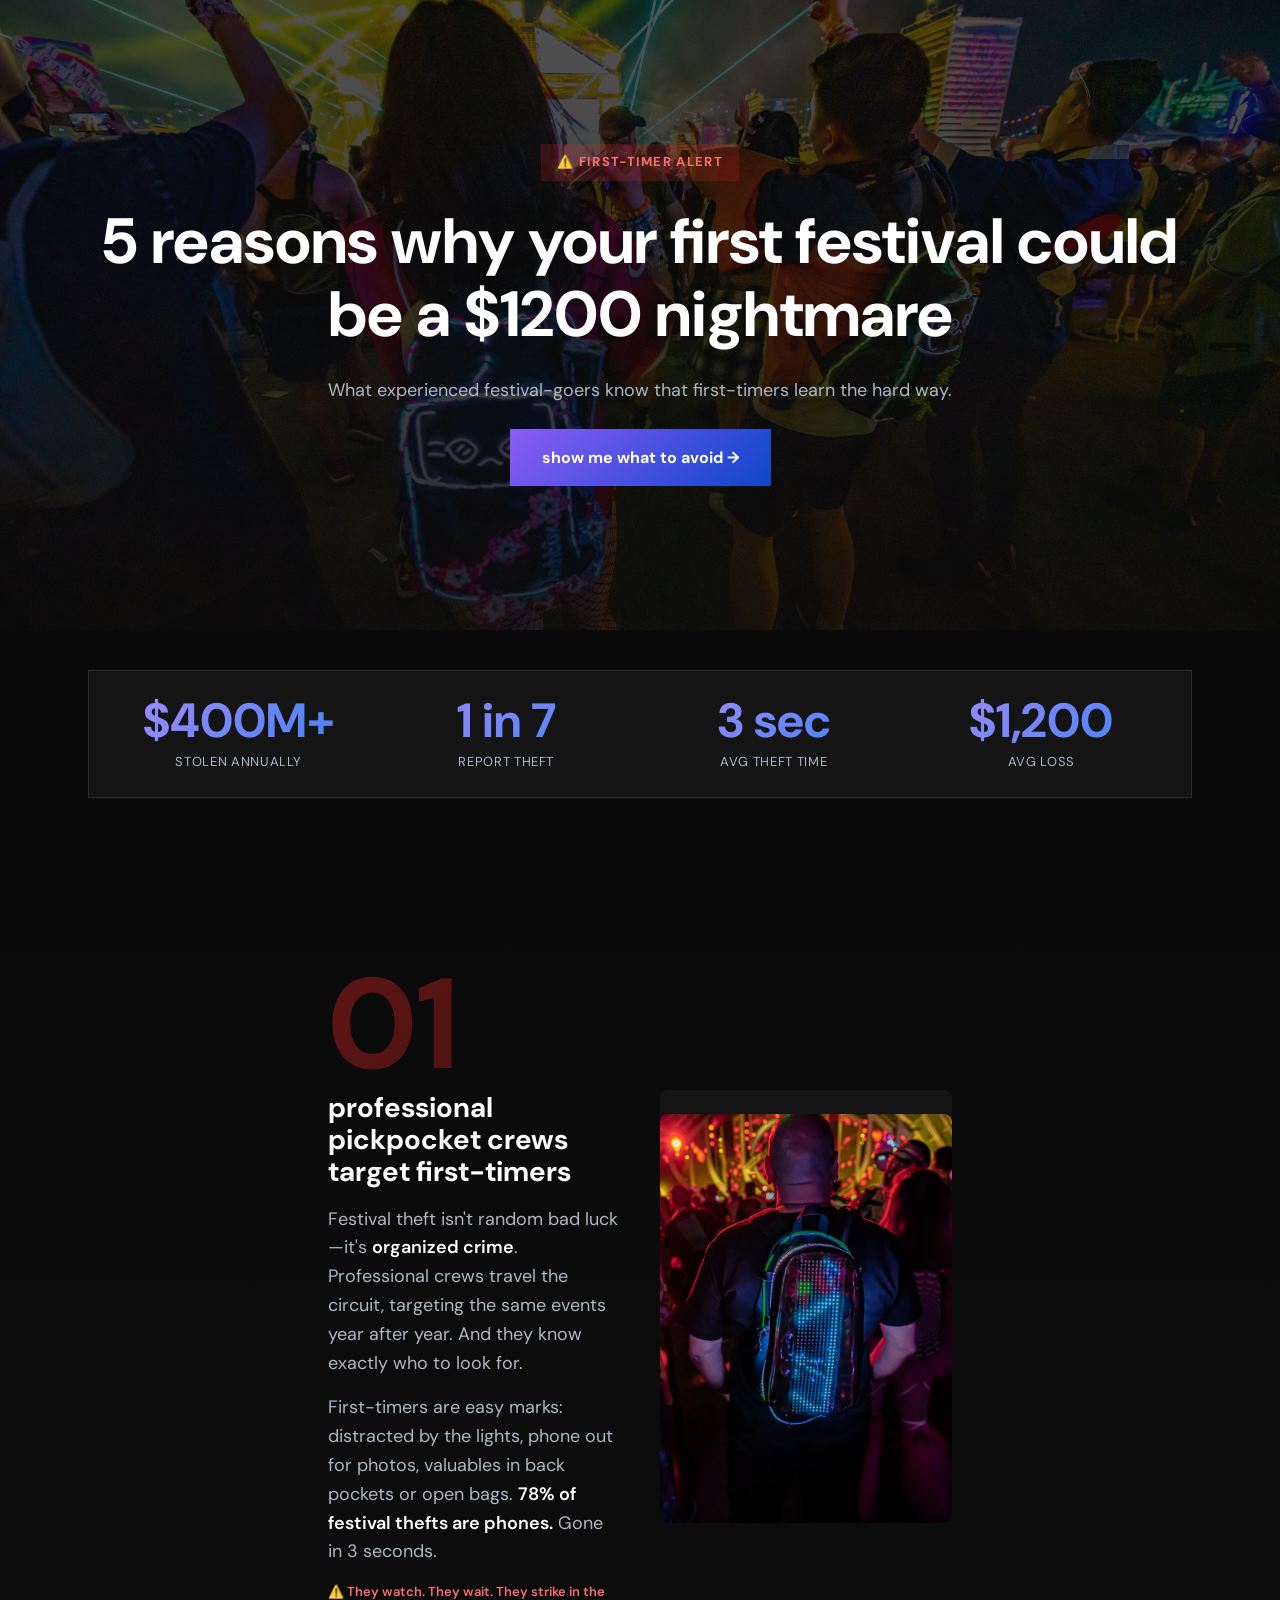
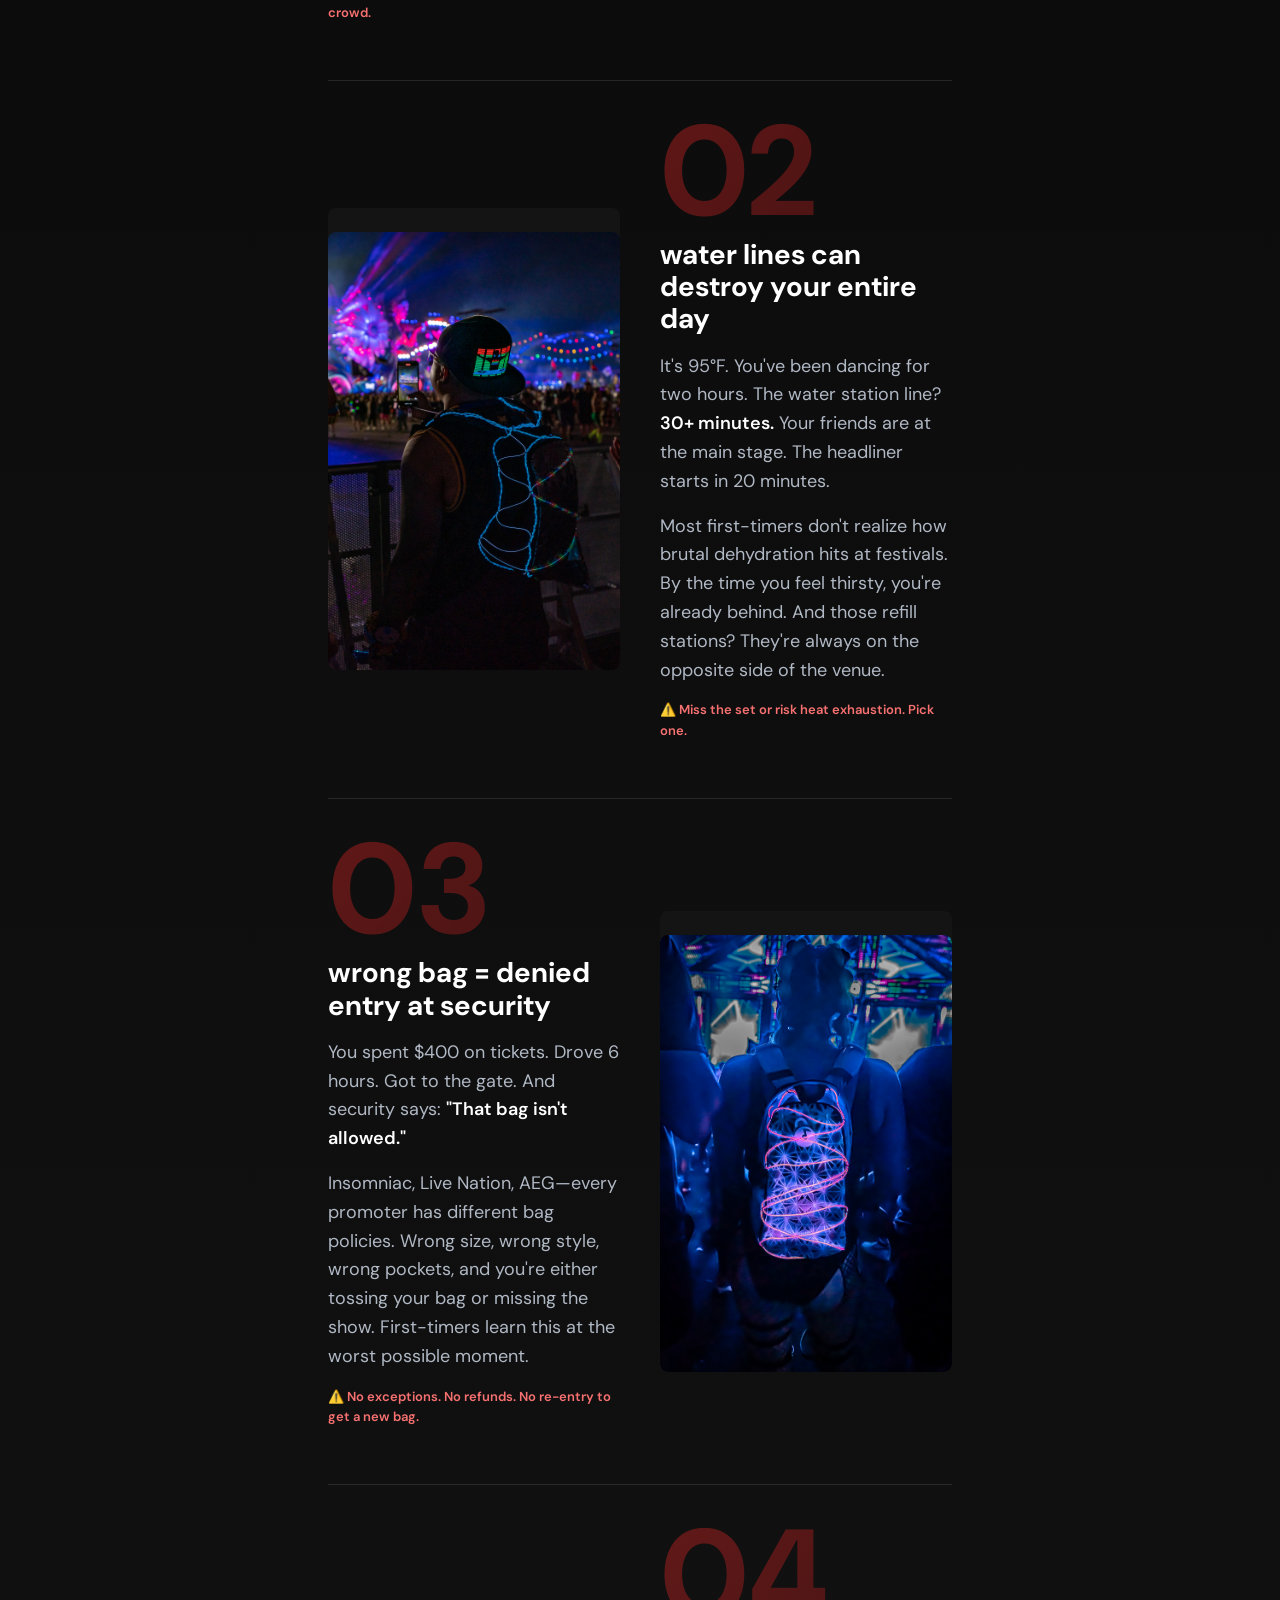
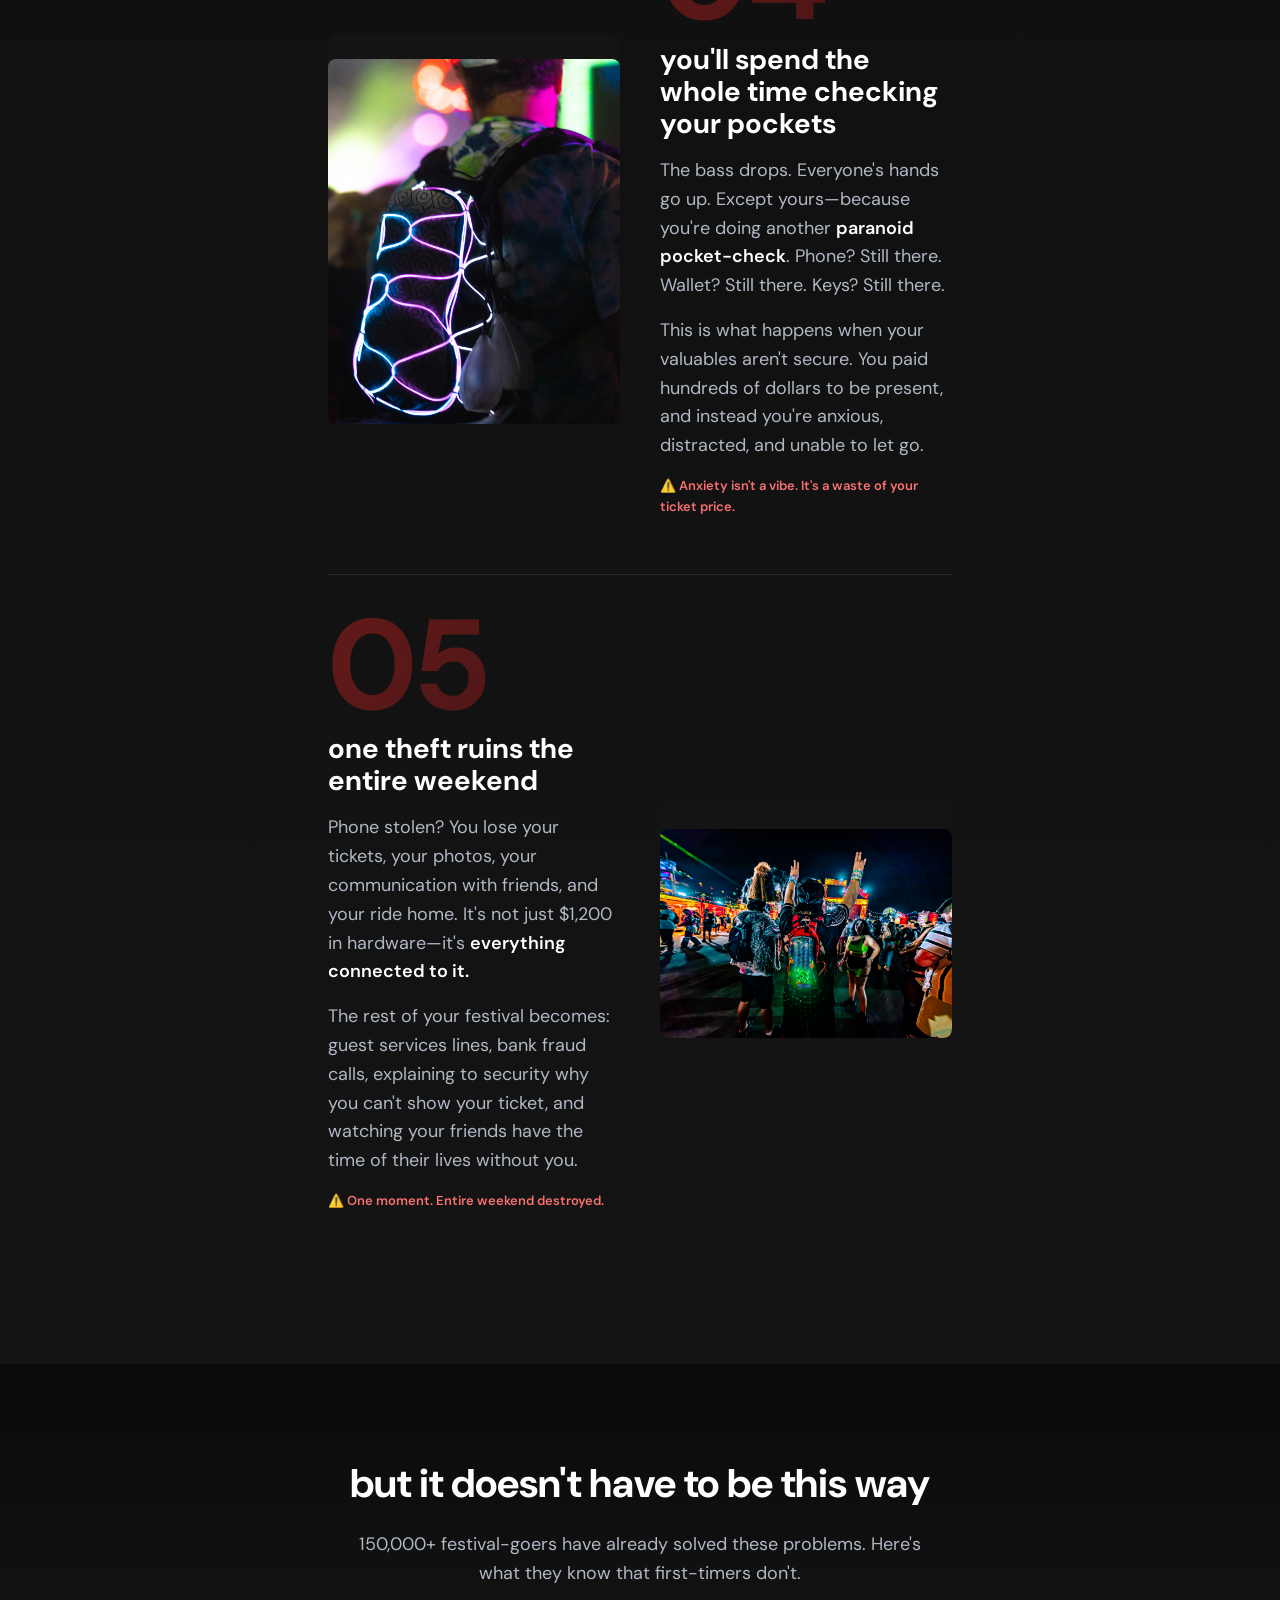
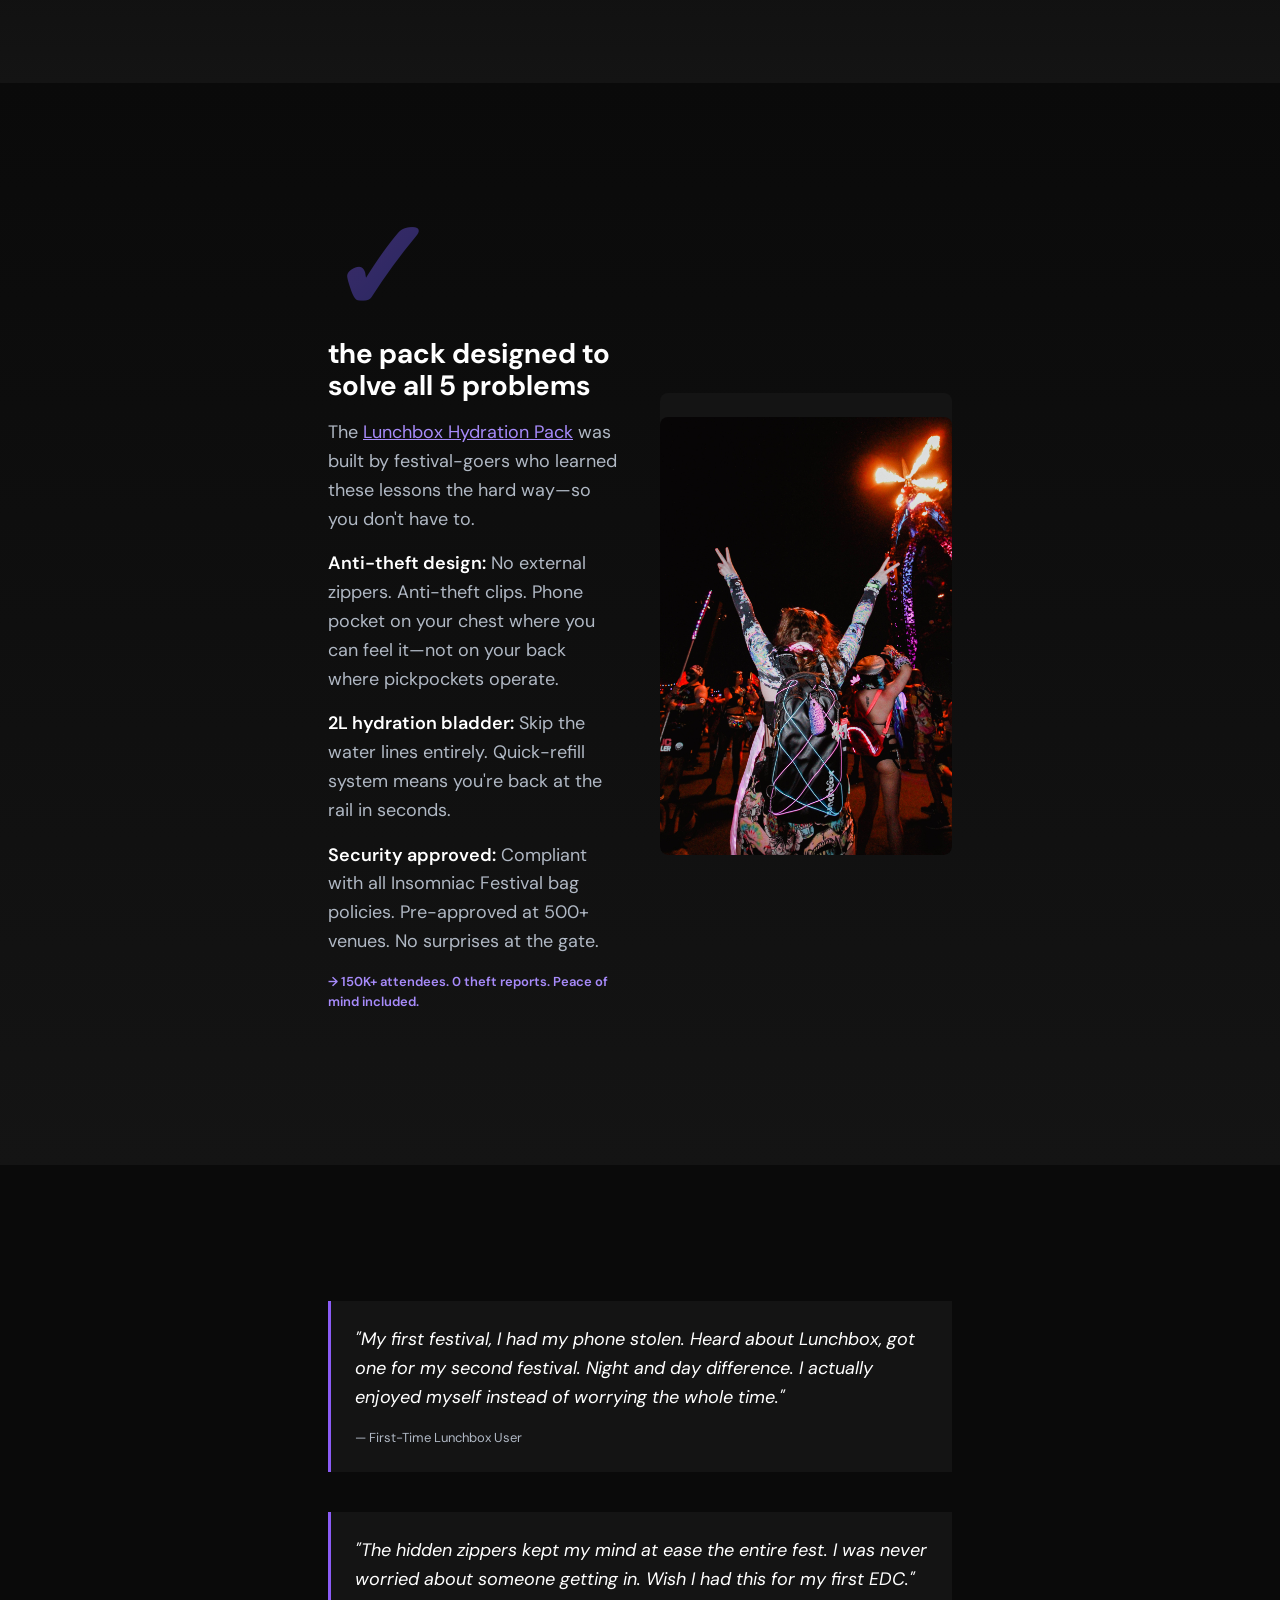
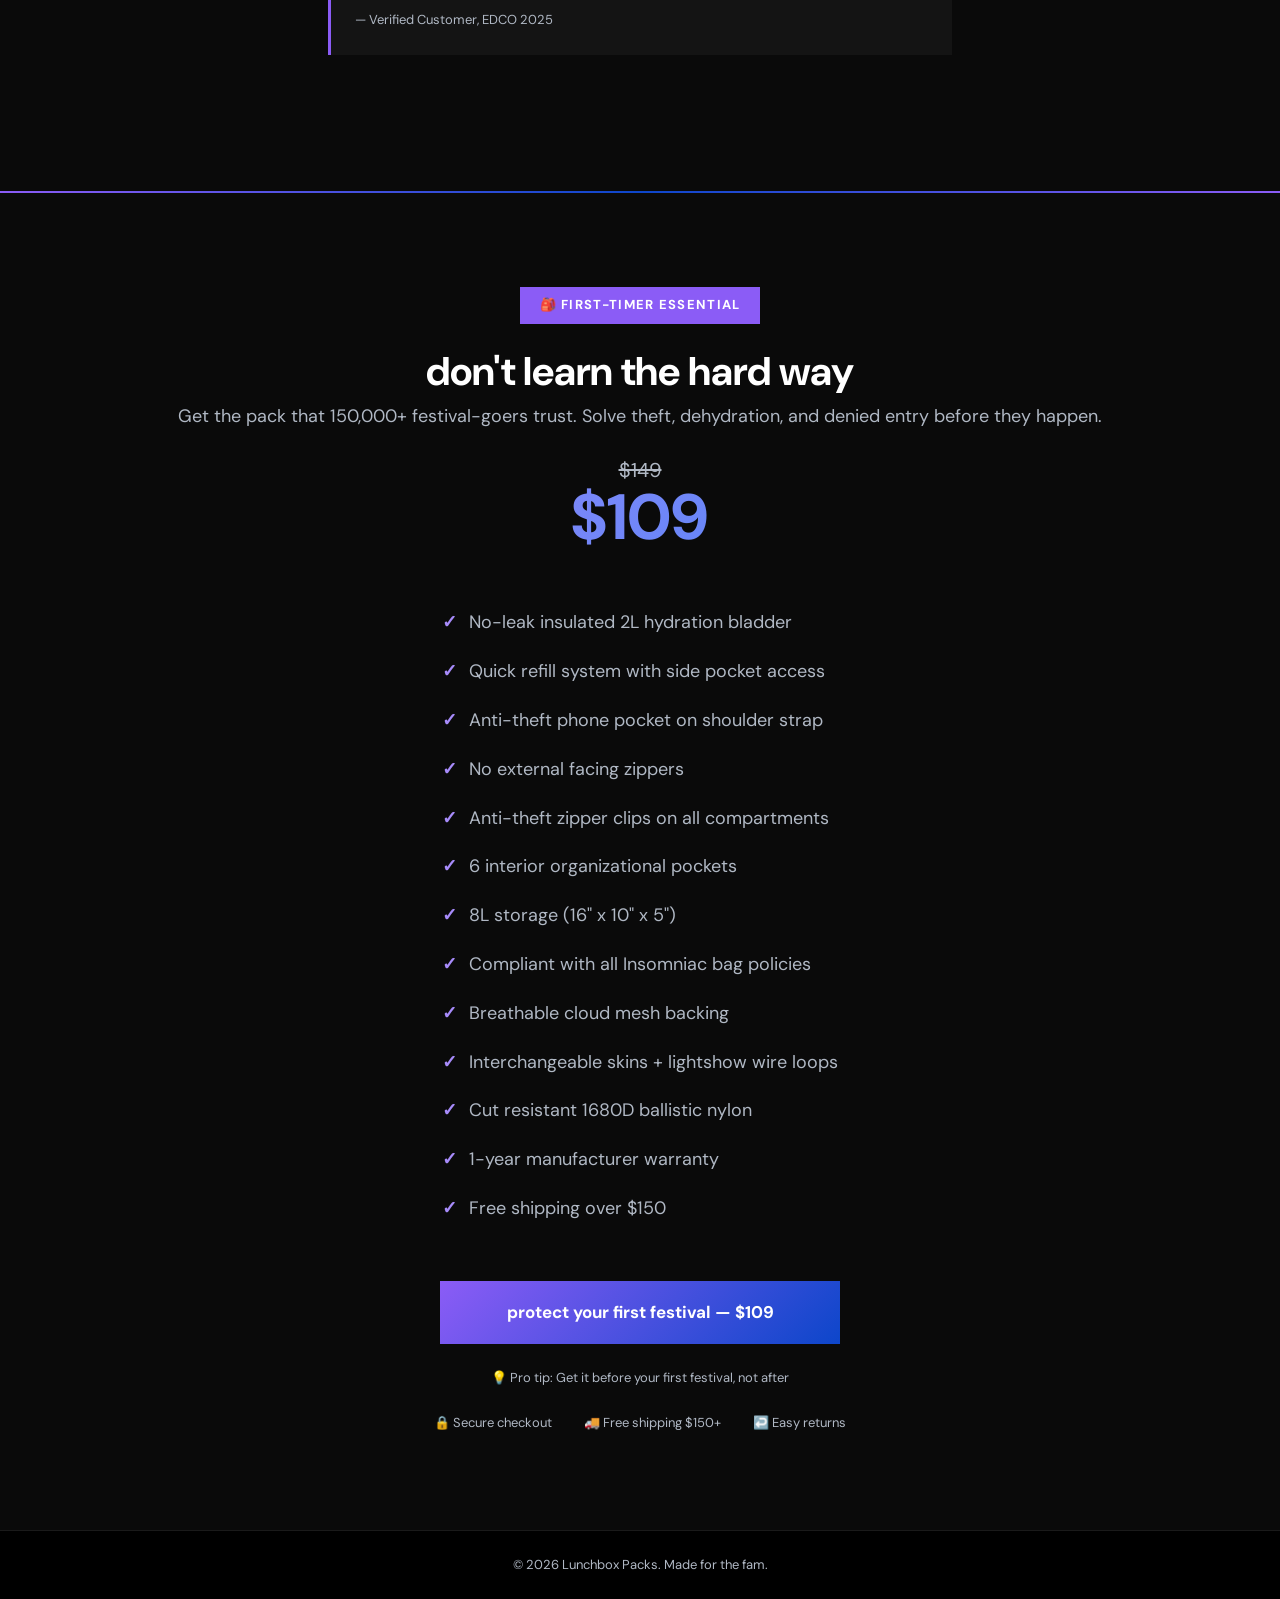
<file: nightmare.html>
<!DOCTYPE html>
<html lang="en">
<head>
  <meta charset="UTF-8">
  <meta name="viewport" content="width=device-width, initial-scale=1.0">
  <meta name="theme-color" content="#0A0A0A">
  <title>5 Reasons Your First Festival Could Be a $1200 Nightmare | Lunchbox Packs</title>
  <link rel="stylesheet" href="styles.css">
  
  <!-- Meta Pixel Code -->
  <script>
  !function(f,b,e,v,n,t,s)
  {if(f.fbq)return;n=f.fbq=function(){n.callMethod?
  n.callMethod.apply(n,arguments):n.queue.push(arguments)};
  if(!f._fbq)f._fbq=n;n.push=n;n.loaded=!0;n.version='2.0';
  n.queue=[];t=b.createElement(e);t.async=!0;
  t.src=v;s=b.getElementsByTagName(e)[0];
  s.parentNode.insertBefore(t,s)}(window, document,'script',
  'https://connect.facebook.net/en_US/fbevents.js');
  fbq('init', '604068221234508');
  fbq('track', 'PageView');
  </script>
  <noscript><img height="1" width="1" style="display:none"
  src="https://www.facebook.com/tr?id=604068221234508&ev=PageView&noscript=1"
  /></noscript>
  <!-- End Meta Pixel Code -->
  
  <!-- Triple Whale -->
  <link rel='preconnect dns-prefetch' href='https://api.config-security.com/' crossorigin />
  <link rel='preconnect dns-prefetch' href='https://conf.config-security.com/' crossorigin />
  <script>
  /* >> TriplePixel :: start*/
  window.TriplePixelData={TripleName:"itsmylunchbox.myshopify.com",ver:"2.17",plat:"SHOPIFY",isHeadless:true},function(W,H,A,L,E,_,B,N){function O(U,T,P,H,R){void 0===R&&(R=!1),H=new XMLHttpRequest,P?(H.open("POST",U,!0),H.setRequestHeader("Content-Type","text/plain")):H.open("GET",U,!0),H.send(JSON.stringify(P||{})),H.onreadystatechange=function(){4===H.readyState&&200===H.status?(R=H.responseText,U.includes("/first")?eval(R):P||(N[B]=R)):(299<H.status||H.status<200)&&T&&!R&&(R=!0,O(U,T-1,P))}}if(N=window,!N[H+"sn"]){N[H+"sn"]=1,L=function(){return Date.now().toString(36)+"_"+Math.random().toString(36)};try{A.setItem(H,1+(0|A.getItem(H)||0)),(E=JSON.parse(A.getItem(H+"U")||"[]")).push({u:location.href,r:document.referrer,t:Date.now(),id:L()}),A.setItem(H+"U",JSON.stringify(E))}catch(e){}var i,m,p;A.getItem('"!nC`')||(_=A,A=N,A[H]||(E=A[H]=function(t,e,a){return void 0===a&&(a=[]),"State"==t?E.s:(W=L(),(E._q=E._q||[]).push([W,t,e].concat(a)),W)},E.s="Installed",E._q=[],E.ch=W,B="configSecurityConfModel",N[B]=1,O("https://conf.config-security.com/model",5),i=L(),m=A[atob("c2NyZWVu")],_.setItem("di_pmt_wt",i),p={id:i,action:"profile",avatar:_.getItem("auth-security_rand_salt_"),time:m[atob("d2lkdGg=")]+":"+m[atob("aGVpZ2h0")],host:A.TriplePixelData.TripleName,plat:A.TriplePixelData.plat,url:window.location.href.slice(0,500),ref:document.referrer,ver:A.TriplePixelData.ver},O("https://api.config-security.com/event",5,p),O("https://api.config-security.com/first?host=itsmylunchbox.myshopify.com&plat=SHOPIFY",5)))}}("","TriplePixel",localStorage);
  /* << TriplePixel :: end*/
  </script>
  <!-- End Triple Whale -->
  
  <!-- Northbeam -->
  <script>(function(){var e;(n=e=e||{}).A="identify",n.B="trackPageView",n.C="fireEmailCaptureEvent",n.D="fireCustomGoal",n.E="firePurchaseEvent",n.F="trackPageViewInitial",n.G="fireSlimPurchaseEvent",n.H="identifyCustomerId";var n="//j.northbeam.io/ota-sp/bb831811-f75d-495c-8b55-9d7ed03798fa.js";function r(n){for(var t=[],e=1;e<arguments.length;e++)t[e-1]=arguments[e];i.push({fnName:n,args:t})}var t,i=[],a=((t={})[e.F]=function(n){r(e.F,n)},(a={_q:i})[e.A]=function(n,t){return r(e.A,n,t)},a[e.B]=function(){return r(e.B)},a[e.C]=function(n,t){return r(e.C,n,t)},a[e.D]=function(n,t){return r(e.D,n,t)},a[e.E]=function(n){return r(e.E,n)},a[e.G]=function(n){return r(e.G,n)},a[e.H]=function(n,t){return r(e.H,n,t)},Object.assign(function(n){for(var t=[],e=1;e<arguments.length;e++)t.push(arguments[e]);return r.apply(null,[n].concat(t))},a));window.Northbeam=a,(a=document.createElement("script")).async=!0,a.src=n,document.head.appendChild(a),t.trackPageViewInitial(window.location.href);})()</script>
  <!-- End Northbeam -->
  
  <!-- Microsoft Clarity -->
  <script type="text/javascript">
  (function(c,l,a,r,i,t,y){
      c[a]=c[a]||function(){(c[a].q=c[a].q||[]).push(arguments)};
      t=l.createElement(r);t.async=1;t.src="https://www.clarity.ms/tag/"+i;
      y=l.getElementsByTagName(r)[0];y.parentNode.insertBefore(t,y);
  })(window, document, "clarity", "script", "bjkqpkx61k");
  </script>
  
  <!-- Google tag (gtag.js) -->
  <script async src="https://www.googletagmanager.com/gtag/js?id=G-P26H8NVQNF"></script>
  <script>
  window.dataLayer = window.dataLayer || [];
  function gtag(){dataLayer.push(arguments);}
  gtag('js', new Date());
  gtag('config', 'G-P26H8NVQNF');
  </script>
  
  <style>
    .reason {
      padding: var(--space-lg) 0;
      border-bottom: 1px solid var(--border);
    }
    
    .reason:last-child {
      border-bottom: none;
    }
    
    .reason__number {
      font-size: clamp(4rem, 15vw, 8rem);
      font-weight: 700;
      line-height: 0.8;
      background: linear-gradient(135deg, #dc2626 0%, #991b1b 100%);
      -webkit-background-clip: text;
      -webkit-text-fill-color: transparent;
      background-clip: text;
      opacity: 0.4;
      margin-bottom: var(--space-sm);
    }
    
    .reason h3 {
      font-size: clamp(1.25rem, 4vw, 1.75rem);
      margin-bottom: var(--space-sm);
    }
    
    .reason p {
      margin-bottom: var(--space-sm);
    }
    
    .reason__highlight {
      color: #f87171;
      font-weight: 600;
      font-size: var(--font-size-small);
    }
    
    .reason__image {
      width: 100%;
      height: auto;
      border-radius: 8px;
      margin-top: var(--space-md);
      object-fit: cover;
    }
    
    .reason__image-container {
      position: relative;
      overflow: hidden;
      border-radius: 8px;
      margin-top: var(--space-md);
      background: var(--dark-mid);
    }
    
    .solution-transition {
      text-align: center;
      padding: var(--space-xl) 0;
      background: linear-gradient(180deg, var(--dark) 0%, var(--dark-mid) 100%);
    }
    
    .solution-transition h2 {
      font-size: clamp(1.5rem, 5vw, 2.5rem);
      margin-bottom: var(--space-md);
    }
    
    .solution-transition p {
      color: var(--gray);
      max-width: 600px;
      margin: 0 auto;
    }
    
    .solution__number {
      background: linear-gradient(135deg, var(--purple) 0%, var(--blue) 100%) !important;
      -webkit-background-clip: text !important;
      -webkit-text-fill-color: transparent !important;
      background-clip: text !important;
    }
    
    .solution__highlight {
      color: var(--purple-light) !important;
    }
    
    @media (min-width: 768px) {
      .reason {
        display: grid;
        grid-template-columns: 1fr 1fr;
        gap: var(--space-lg);
        align-items: center;
      }
      
      .reason:nth-child(even) {
        direction: rtl;
      }
      
      .reason:nth-child(even) > * {
        direction: ltr;
      }
      
      .reason__image-container {
        margin-top: 0;
      }
    }
  </style>
</head>
<body>
  <div class="reading-progress" id="progress"></div>

  <!-- Hero -->
  <section class="hero" style="min-height: 70vh; background: linear-gradient(rgba(10,10,10,0.7), rgba(10,10,10,0.85)), url('images/edc-8730.jpg') center/cover no-repeat;">
    <div class="container" style="text-align: center;">
      <span class="hero__badge" style="background: rgba(220, 38, 38, 0.2); color: #f87171;">⚠️ First-Timer Alert</span>
      <h1>5 reasons why your first festival could be a $1200 nightmare</h1>
      <p class="hero__text">What experienced festival-goers know that first-timers learn the hard way.</p>
      <a href="#reasons" class="btn btn--primary">show me what to avoid →</a>
    </div>
  </section>

  <!-- Stats Bar -->
  <section style="padding: var(--space-lg) 0;">
    <div class="container">
      <div class="stats-grid">
        <div class="stat">
          <div class="stat__number" style="color: #f87171;">$400M+</div>
          <div class="stat__label">Stolen Annually</div>
        </div>
        <div class="stat">
          <div class="stat__number" style="color: #f87171;">1 in 7</div>
          <div class="stat__label">Report Theft</div>
        </div>
        <div class="stat">
          <div class="stat__number" style="color: #f87171;">3 sec</div>
          <div class="stat__label">Avg Theft Time</div>
        </div>
        <div class="stat">
          <div class="stat__number" style="color: #f87171;">$1,200</div>
          <div class="stat__label">Avg Loss</div>
        </div>
      </div>
    </div>
  </section>

  <!-- Reasons (Problems) -->
  <section id="reasons" class="section--gradient">
    <div class="container container--narrow">
      
      <!-- Reason 1: Pickpocket Crews -->
      <div class="reason">
        <div>
          <div class="reason__number">01</div>
          <h3>professional pickpocket crews target first-timers</h3>
          <p>Festival theft isn't random bad luck—it's <strong>organized crime</strong>. Professional crews travel the circuit, targeting the same events year after year. And they know exactly who to look for.</p>
          <p>First-timers are easy marks: distracted by the lights, phone out for photos, valuables in back pockets or open bags. <strong>78% of festival thefts are phones.</strong> Gone in 3 seconds.</p>
          <p class="reason__highlight">⚠️ They watch. They wait. They strike in the crowd.</p>
        </div>
        <div class="reason__image-container">
          <img src="images/edc-0316.jpg" alt="Crowded festival at night" class="reason__image" loading="lazy">
        </div>
      </div>

      <!-- Reason 2: Dehydration -->
      <div class="reason">
        <div>
          <div class="reason__number">02</div>
          <h3>water lines can destroy your entire day</h3>
          <p>It's 95°F. You've been dancing for two hours. The water station line? <strong>30+ minutes.</strong> Your friends are at the main stage. The headliner starts in 20 minutes.</p>
          <p>Most first-timers don't realize how brutal dehydration hits at festivals. By the time you feel thirsty, you're already behind. And those refill stations? They're always on the opposite side of the venue.</p>
          <p class="reason__highlight">⚠️ Miss the set or risk heat exhaustion. Pick one.</p>
        </div>
        <div class="reason__image-container">
          <img src="images/edc-6997.jpg" alt="Festival-goer at rail" class="reason__image" loading="lazy">
        </div>
      </div>

      <!-- Reason 3: Denied Entry -->
      <div class="reason">
        <div>
          <div class="reason__number">03</div>
          <h3>wrong bag = denied entry at security</h3>
          <p>You spent $400 on tickets. Drove 6 hours. Got to the gate. And security says: <strong>"That bag isn't allowed."</strong></p>
          <p>Insomniac, Live Nation, AEG—every promoter has different bag policies. Wrong size, wrong style, wrong pockets, and you're either tossing your bag or missing the show. First-timers learn this at the worst possible moment.</p>
          <p class="reason__highlight">⚠️ No exceptions. No refunds. No re-entry to get a new bag.</p>
        </div>
        <div class="reason__image-container">
          <img src="images/edc-9330.jpg" alt="Festival crowd" class="reason__image" loading="lazy">
        </div>
      </div>

      <!-- Reason 4: Paranoia -->
      <div class="reason">
        <div>
          <div class="reason__number">04</div>
          <h3>you'll spend the whole time checking your pockets</h3>
          <p>The bass drops. Everyone's hands go up. Except yours—because you're doing another <strong>paranoid pocket-check</strong>. Phone? Still there. Wallet? Still there. Keys? Still there.</p>
          <p>This is what happens when your valuables aren't secure. You paid hundreds of dollars to be present, and instead you're anxious, distracted, and unable to let go.</p>
          <p class="reason__highlight">⚠️ Anxiety isn't a vibe. It's a waste of your ticket price.</p>
        </div>
        <div class="reason__image-container">
          <img src="images/dsc-1009.jpg" alt="Festival pack close-up" class="reason__image" loading="lazy">
        </div>
      </div>

      <!-- Reason 5: Domino Effect -->
      <div class="reason">
        <div>
          <div class="reason__number">05</div>
          <h3>one theft ruins the entire weekend</h3>
          <p>Phone stolen? You lose your tickets, your photos, your communication with friends, and your ride home. It's not just $1,200 in hardware—it's <strong>everything connected to it.</strong></p>
          <p>The rest of your festival becomes: guest services lines, bank fraud calls, explaining to security why you can't show your ticket, and watching your friends have the time of their lives without you.</p>
          <p class="reason__highlight">⚠️ One moment. Entire weekend destroyed.</p>
        </div>
        <div class="reason__image-container">
          <img src="images/edc-51149.jpg" alt="Festival moment" class="reason__image" loading="lazy">
        </div>
      </div>

    </div>
  </section>

  <!-- Solution Transition -->
  <section class="solution-transition">
    <div class="container">
      <h2>but it doesn't have to be this way</h2>
      <p>150,000+ festival-goers have already solved these problems. Here's what they know that first-timers don't.</p>
    </div>
  </section>

  <!-- Solution Section -->
  <section class="section--gradient">
    <div class="container container--narrow">
      
      <div class="reason">
        <div>
          <div class="reason__number solution__number">✓</div>
          <h3>the pack designed to solve all 5 problems</h3>
          <p>The <a href="https://www.lunchboxpacks.com/products/hydration-pack" style="color: var(--purple-light);">Lunchbox Hydration Pack</a> was built by festival-goers who learned these lessons the hard way—so you don't have to.</p>
          <p><strong>Anti-theft design:</strong> No external zippers. Anti-theft clips. Phone pocket on your chest where you can feel it—not on your back where pickpockets operate.</p>
          <p><strong>2L hydration bladder:</strong> Skip the water lines entirely. Quick-refill system means you're back at the rail in seconds.</p>
          <p><strong>Security approved:</strong> Compliant with all Insomniac Festival bag policies. Pre-approved at 500+ venues. No surprises at the gate.</p>
          <p class="reason__highlight solution__highlight">→ 150K+ attendees. 0 theft reports. Peace of mind included.</p>
        </div>
        <div class="reason__image-container">
          <img src="images/k-179.jpg" alt="Festival-goer with Lunchbox pack, peace signs up" class="reason__image" loading="lazy">
        </div>
      </div>

    </div>
  </section>

  <!-- Testimonials -->
  <section>
    <div class="container container--narrow">
      <div class="testimonial">
        <p class="testimonial__text">"My first festival, I had my phone stolen. Heard about Lunchbox, got one for my second festival. Night and day difference. I actually enjoyed myself instead of worrying the whole time."</p>
        <p class="testimonial__author">— First-Time Lunchbox User</p>
      </div>
      <div class="testimonial">
        <p class="testimonial__text">"The hidden zippers kept my mind at ease the entire fest. I was never worried about someone getting in. Wish I had this for my first EDC."</p>
        <p class="testimonial__author">— Verified Customer, EDCO 2025</p>
      </div>
    </div>
  </section>

  <!-- Offer Module -->
  <section class="offer" id="offer">
    <div class="container">
      <div>
        <span class="offer__badge">🎒 First-Timer Essential</span>
        <h2>don't learn the hard way</h2>
        <p class="offer__subtitle">Get the pack that 150,000+ festival-goers trust. Solve theft, dehydration, and denied entry before they happen.</p>
        
        <div class="offer__price">
          <div class="offer__price-old">$149</div>
          <div class="offer__price-new">$109</div>
        </div>
        
        <ul class="offer__features">
          <li>No-leak insulated 2L hydration bladder</li>
          <li>Quick refill system with side pocket access</li>
          <li>Anti-theft phone pocket on shoulder strap</li>
          <li>No external facing zippers</li>
          <li>Anti-theft zipper clips on all compartments</li>
          <li>6 interior organizational pockets</li>
          <li>8L storage (16" x 10" x 5")</li>
          <li>Compliant with all Insomniac bag policies</li>
          <li>Breathable cloud mesh backing</li>
          <li>Interchangeable skins + lightshow wire loops</li>
          <li>Cut resistant 1680D ballistic nylon</li>
          <li>1-year manufacturer warranty</li>
          <li>Free shipping over $150</li>
        </ul>
        
        <div class="offer__cta">
          <a href="https://www.lunchboxpacks.com/products/hydration-pack" class="btn btn--primary btn--large btn--full" style="max-width: 400px;" onclick="fbq('track', 'ViewContent', {content_name: 'Hydration Pack', content_ids: ['hydration-pack'], content_type: 'product', value: 109.00, currency: 'USD'});">protect your first festival — $109</a>
        </div>
        
        <p style="margin-top: var(--space-sm); font-size: var(--font-size-small); color: var(--gray);">💡 Pro tip: Get it before your first festival, not after</p>
        
        <div class="trust-row">
          <span>🔒 Secure checkout</span>
          <span>🚚 Free shipping $150+</span>
          <span>↩️ Easy returns</span>
        </div>
      </div>
    </div>
  </section>

  <!-- Footer -->
  <footer>
    <p>© 2026 Lunchbox Packs. Made for the fam.</p>
  </footer>

  <script>
    // Reading progress
    window.addEventListener('scroll', () => {
      const winScroll = document.body.scrollTop || document.documentElement.scrollTop;
      const height = document.documentElement.scrollHeight - document.documentElement.clientHeight;
      const scrolled = (winScroll / height) * 100;
      document.getElementById('progress').style.width = scrolled + '%';
    });
  </script>
</body>
</html>
</file>
<file: styles.css>
/* Lunchbox Packs — Landing Page Styles */
/* Mobile-First | Dark Theme | Blues & Purples Primary */

@import url('https://fonts.googleapis.com/css2?family=DM+Sans:wght@400;500;700&display=swap');

:root {
  /* Brand Colors - Blues & Purples Primary, Black Accent */
  --purple: #8B5CF6;
  --purple-light: #A78BFA;
  --purple-dark: #7C3AED;
  --blue: #0D46CA;
  --blue-light: #3B82F6;
  --blue-dark: #1E3A8A;
  --black: #000000;
  --dark: #0A0A0A;
  --dark-mid: #141414;
  --white: #FFFFFF;
  --light: #F2F2F2;
  --gray: #B0B8C4;
  --border: rgba(255, 255, 255, 0.1);
  
  /* Typography */
  --font-primary: 'DM Sans', -apple-system, sans-serif;
  --font-size-hero: clamp(2rem, 8vw, 4rem);
  --font-size-title: clamp(1.5rem, 5vw, 2.5rem);
  --font-size-subtitle: clamp(0.75rem, 2vw, 0.875rem);
  --font-size-body: clamp(1rem, 2.5vw, 1.125rem);
  --font-size-small: 0.8125rem;
  
  /* Spacing - Mobile First */
  --space-xs: 0.5rem;
  --space-sm: 1rem;
  --space-md: 1.5rem;
  --space-lg: 2.5rem;
  --space-xl: 4rem;
  
  /* Layout */
  --container-max: 1200px;
  --container-narrow: 720px;
  --container-padding: 1.25rem;
  
  /* Animation */
  --transition: 0.3s ease;
}

/* Reset */
*, *::before, *::after {
  margin: 0;
  padding: 0;
  box-sizing: border-box;
}

html {
  scroll-behavior: smooth;
  -webkit-text-size-adjust: 100%;
}

body {
  font-family: var(--font-primary);
  font-size: var(--font-size-body);
  line-height: 1.6;
  color: var(--white);
  background: var(--dark);
  -webkit-font-smoothing: antialiased;
  -moz-osx-font-smoothing: grayscale;
  overflow-x: hidden;
}

img {
  max-width: 100%;
  height: auto;
  display: block;
}

/* Container */
.container {
  width: 100%;
  max-width: var(--container-max);
  margin: 0 auto;
  padding: 0 var(--container-padding);
}

.container--narrow {
  max-width: var(--container-narrow);
}

/* Typography */
h1, h2, h3, h4 {
  font-weight: 700;
  line-height: 1.15;
  text-transform: lowercase;
  color: var(--white);
}

h1 { font-size: var(--font-size-hero); }
h2 { font-size: var(--font-size-title); }

.subtitle {
  font-size: var(--font-size-subtitle);
  font-weight: 600;
  text-transform: uppercase;
  letter-spacing: 0.2em;
  color: var(--purple-light);
}

p {
  color: var(--gray);
}

strong {
  color: var(--white);
  font-weight: 600;
}

/* Buttons */
.btn {
  display: inline-flex;
  align-items: center;
  justify-content: center;
  gap: 0.5rem;
  padding: 1rem 2rem;
  font-family: var(--font-primary);
  font-size: 1rem;
  font-weight: 700;
  text-transform: lowercase;
  text-decoration: none;
  border: none;
  cursor: pointer;
  transition: all var(--transition);
  -webkit-tap-highlight-color: transparent;
}

.btn--primary {
  background: linear-gradient(135deg, var(--purple) 0%, var(--blue) 100%);
  color: var(--white);
}

.btn--primary:hover {
  transform: translateY(-2px);
  box-shadow: 0 8px 30px rgba(139, 92, 246, 0.4);
}

.btn--secondary {
  background: transparent;
  color: var(--white);
  border: 2px solid var(--white);
}

.btn--secondary:hover {
  background: var(--white);
  color: var(--black);
}

.btn--large {
  padding: 1.125rem 2.5rem;
  font-size: 1.0625rem;
}

.btn--full {
  width: 100%;
}

/* Sections */
section {
  padding: var(--space-xl) 0;
}

.section--gradient {
  background: linear-gradient(180deg, var(--dark) 0%, var(--dark-mid) 100%);
}

/* Hero */
.hero {
  min-height: 100svh;
  display: flex;
  flex-direction: column;
  justify-content: center;
  padding: var(--space-xl) 0;
  position: relative;
  overflow: hidden;
}

.hero__badge {
  display: inline-block;
  background: var(--purple);
  color: var(--white);
  padding: 0.5rem 1rem;
  font-size: var(--font-size-small);
  font-weight: 700;
  text-transform: uppercase;
  letter-spacing: 0.1em;
  margin-bottom: var(--space-md);
}

.hero h1 {
  margin-bottom: var(--space-md);
  max-width: 100%;
}

.hero__text {
  font-size: var(--font-size-body);
  color: var(--gray);
  margin-bottom: var(--space-md);
  max-width: 100%;
}

/* Gradient orb decoration */
.orb {
  position: absolute;
  border-radius: 50%;
  filter: blur(100px);
  opacity: 0.4;
  pointer-events: none;
}

.orb--purple {
  background: var(--purple);
  width: 300px;
  height: 300px;
  top: -100px;
  right: -100px;
}

.orb--blue {
  background: var(--blue);
  width: 250px;
  height: 250px;
  bottom: -50px;
  left: -100px;
}

/* Stats Grid */
.stats-grid {
  display: grid;
  grid-template-columns: repeat(2, 1fr);
  gap: var(--space-sm);
  text-align: center;
  padding: var(--space-md);
  background: var(--dark-mid);
  border: 1px solid var(--border);
}

.stat__number {
  font-size: clamp(1.75rem, 6vw, 3rem);
  font-weight: 700;
  background: linear-gradient(135deg, var(--purple-light) 0%, var(--blue-light) 100%);
  -webkit-background-clip: text;
  -webkit-text-fill-color: transparent;
  background-clip: text;
  line-height: 1.1;
}

.stat__label {
  font-size: var(--font-size-small);
  color: var(--gray);
  text-transform: uppercase;
  letter-spacing: 0.05em;
  margin-top: 0.25rem;
}

/* Feature Cards */
.feature-grid {
  display: grid;
  grid-template-columns: 1fr;
  gap: var(--space-sm);
}

.feature-card {
  background: var(--dark-mid);
  border: 1px solid var(--border);
  padding: var(--space-md);
  transition: all var(--transition);
}

.feature-card:hover {
  border-color: var(--purple);
  transform: translateY(-2px);
}

.feature-card__icon {
  width: 48px;
  height: 48px;
  background: linear-gradient(135deg, var(--purple) 0%, var(--blue) 100%);
  border-radius: 12px;
  display: flex;
  align-items: center;
  justify-content: center;
  font-size: 1.25rem;
  margin-bottom: var(--space-sm);
}

.feature-card h3 {
  font-size: 1.125rem;
  margin-bottom: 0.5rem;
}

.feature-card p {
  font-size: var(--font-size-small);
  line-height: 1.5;
}

/* Pullquote */
.pullquote {
  font-size: clamp(1.25rem, 4vw, 1.75rem);
  font-weight: 700;
  line-height: 1.35;
  color: var(--white);
  border-left: 3px solid var(--purple);
  padding-left: var(--space-md);
  margin: var(--space-lg) 0;
}

/* Chapter markers */
.chapter {
  display: flex;
  align-items: center;
  gap: var(--space-sm);
  margin: var(--space-lg) 0 var(--space-md);
}

.chapter__line {
  flex: 1;
  height: 1px;
  background: linear-gradient(90deg, transparent, var(--purple), transparent);
}

.chapter__text {
  font-size: var(--font-size-small);
  font-weight: 700;
  text-transform: uppercase;
  letter-spacing: 0.2em;
  color: var(--purple-light);
  white-space: nowrap;
}

/* Testimonial */
.testimonial {
  background: var(--dark-mid);
  border-left: 3px solid var(--purple);
  padding: var(--space-md);
  margin: var(--space-lg) 0;
}

.testimonial__text {
  font-size: 1.125rem;
  font-style: italic;
  color: var(--white);
  margin-bottom: var(--space-sm);
  line-height: 1.6;
}

.testimonial__author {
  font-size: var(--font-size-small);
  color: var(--gray);
}

/* Product Reveal */
.product-reveal {
  background: linear-gradient(135deg, var(--purple-dark) 0%, var(--blue-dark) 100%);
  padding: var(--space-lg);
  margin: var(--space-lg) 0;
  text-align: center;
  position: relative;
  overflow: hidden;
}

.product-reveal__icon {
  width: 100px;
  height: 100px;
  background: rgba(255, 255, 255, 0.1);
  border-radius: 50%;
  display: flex;
  align-items: center;
  justify-content: center;
  margin: 0 auto var(--space-md);
  font-size: 2.5rem;
}

.product-reveal h3 {
  font-size: var(--font-size-title);
  margin-bottom: var(--space-xs);
}

.product-reveal p {
  color: rgba(255, 255, 255, 0.8);
}

.feature-pills {
  display: flex;
  flex-wrap: wrap;
  justify-content: center;
  gap: 0.5rem;
  margin-top: var(--space-md);
}

.feature-pill {
  background: rgba(255, 255, 255, 0.1);
  border: 1px solid rgba(255, 255, 255, 0.2);
  color: var(--white);
  padding: 0.5rem 1rem;
  font-size: 0.75rem;
  font-weight: 600;
  text-transform: lowercase;
}

/* Offer Module */
.offer {
  background: var(--dark);
  padding: var(--space-xl) 0;
  text-align: center;
  position: relative;
}

.offer::before {
  content: '';
  position: absolute;
  top: 0;
  left: 0;
  right: 0;
  height: 2px;
  background: linear-gradient(90deg, var(--purple), var(--blue), var(--purple));
}

.offer__badge {
  display: inline-flex;
  align-items: center;
  gap: 0.5rem;
  background: var(--purple);
  color: var(--white);
  padding: 0.5rem 1.25rem;
  font-size: var(--font-size-small);
  font-weight: 700;
  text-transform: uppercase;
  letter-spacing: 0.1em;
  margin-bottom: var(--space-md);
}

.offer h2 {
  margin-bottom: var(--space-xs);
}

.offer__subtitle {
  color: var(--gray);
  margin-bottom: var(--space-md);
}

.offer__price {
  margin: var(--space-md) 0;
}

.offer__price-old {
  font-size: 1.25rem;
  text-decoration: line-through;
  color: var(--gray);
}

.offer__price-new {
  font-size: clamp(2.5rem, 10vw, 4rem);
  font-weight: 700;
  background: linear-gradient(135deg, var(--purple-light) 0%, var(--blue-light) 100%);
  -webkit-background-clip: text;
  -webkit-text-fill-color: transparent;
  background-clip: text;
  line-height: 1;
}

.offer__features {
  list-style: none;
  text-align: left;
  display: inline-block;
  margin: var(--space-md) 0;
}

.offer__features li {
  padding: 0.625rem 0;
  display: flex;
  align-items: center;
  gap: 0.75rem;
  font-size: var(--font-size-body);
  color: var(--gray);
}

.offer__features li::before {
  content: '✓';
  color: var(--purple-light);
  font-weight: 700;
}

.offer__cta {
  margin: var(--space-md) 0;
}

.offer__guarantee {
  display: inline-flex;
  align-items: center;
  gap: 0.5rem;
  background: var(--dark-mid);
  border: 1px solid var(--border);
  padding: 0.75rem 1.5rem;
  font-size: var(--font-size-small);
  color: var(--gray);
  margin-top: var(--space-sm);
}

.trust-row {
  display: flex;
  flex-direction: column;
  align-items: center;
  gap: 0.75rem;
  margin-top: var(--space-md);
  font-size: var(--font-size-small);
  color: var(--gray);
}

.trust-row span {
  display: flex;
  align-items: center;
  gap: 0.375rem;
}

/* Author box */
.author-box {
  display: flex;
  align-items: center;
  gap: 1rem;
  padding: var(--space-md);
  background: var(--dark-mid);
  border: 1px solid var(--border);
  margin: var(--space-lg) 0;
}

.author-box__avatar {
  width: 48px;
  height: 48px;
  background: linear-gradient(135deg, var(--purple) 0%, var(--blue) 100%);
  color: var(--white);
  border-radius: 50%;
  display: flex;
  align-items: center;
  justify-content: center;
  font-weight: 700;
  flex-shrink: 0;
}

.author-box__name {
  font-weight: 700;
  color: var(--white);
  margin-bottom: 0.125rem;
}

.author-box__title {
  font-size: var(--font-size-small);
  color: var(--gray);
}

/* Footer */
footer {
  background: var(--black);
  padding: var(--space-md);
  text-align: center;
  border-top: 1px solid var(--border);
}

footer p {
  font-size: var(--font-size-small);
  color: var(--gray);
}

/* Reading progress */
.reading-progress {
  position: fixed;
  top: 0;
  left: 0;
  height: 3px;
  background: linear-gradient(90deg, var(--purple), var(--blue));
  z-index: 1000;
  transition: width 0.1s;
}

/* Animations */
@keyframes fadeInUp {
  from {
    opacity: 0;
    transform: translateY(20px);
  }
  to {
    opacity: 1;
    transform: translateY(0);
  }
}

@keyframes float {
  0%, 100% { transform: translateY(0); }
  50% { transform: translateY(-10px); }
}

/* Scroll animations - visible by default, animate when scrolled into view */
.animate-on-scroll {
  opacity: 1;
  transform: translateY(0);
}

/* Text utilities */
.text-gradient {
  background: linear-gradient(135deg, var(--purple-light) 0%, var(--blue-light) 100%);
  -webkit-background-clip: text;
  -webkit-text-fill-color: transparent;
  background-clip: text;
}

.highlight {
  color: var(--purple-light);
}

/* Drop cap */
.drop-cap::first-letter {
  float: left;
  font-size: 3.5rem;
  line-height: 0.8;
  font-weight: 700;
  color: var(--purple-light);
  margin-right: 0.5rem;
  margin-top: 0.25rem;
}

/* Stat inline */
.stat-inline {
  color: var(--purple-light);
  font-weight: 700;
}

/* Full-width stat callout */
.stat-callout {
  background: linear-gradient(135deg, var(--purple-dark) 0%, var(--blue-dark) 100%);
  padding: var(--space-lg);
  margin: var(--space-lg) calc(-1 * var(--container-padding));
  text-align: center;
}

.stat-callout__number {
  font-size: clamp(3rem, 12vw, 5rem);
  font-weight: 700;
  color: var(--white);
  line-height: 1;
}

.stat-callout__label {
  font-size: var(--font-size-body);
  color: rgba(255, 255, 255, 0.8);
  margin-top: 0.5rem;
}

/* TABLET & DESKTOP */
@media (min-width: 640px) {
  :root {
    --container-padding: 2rem;
    --space-xl: 5rem;
  }
  
  .stats-grid {
    grid-template-columns: repeat(4, 1fr);
  }
  
  .feature-grid {
    grid-template-columns: repeat(2, 1fr);
  }
  
  .trust-row {
    flex-direction: row;
    justify-content: center;
    gap: 2rem;
  }
  
  .stat-callout {
    margin-left: 0;
    margin-right: 0;
    border-radius: 8px;
  }
}

@media (min-width: 1024px) {
  :root {
    --container-padding: 3rem;
    --space-xl: 6rem;
  }
  
  .hero {
    min-height: 90vh;
  }
  
  .orb--purple {
    width: 500px;
    height: 500px;
    top: -150px;
    right: -150px;
  }
  
  .orb--blue {
    width: 400px;
    height: 400px;
    bottom: -100px;
    left: -150px;
  }
}
</file>
